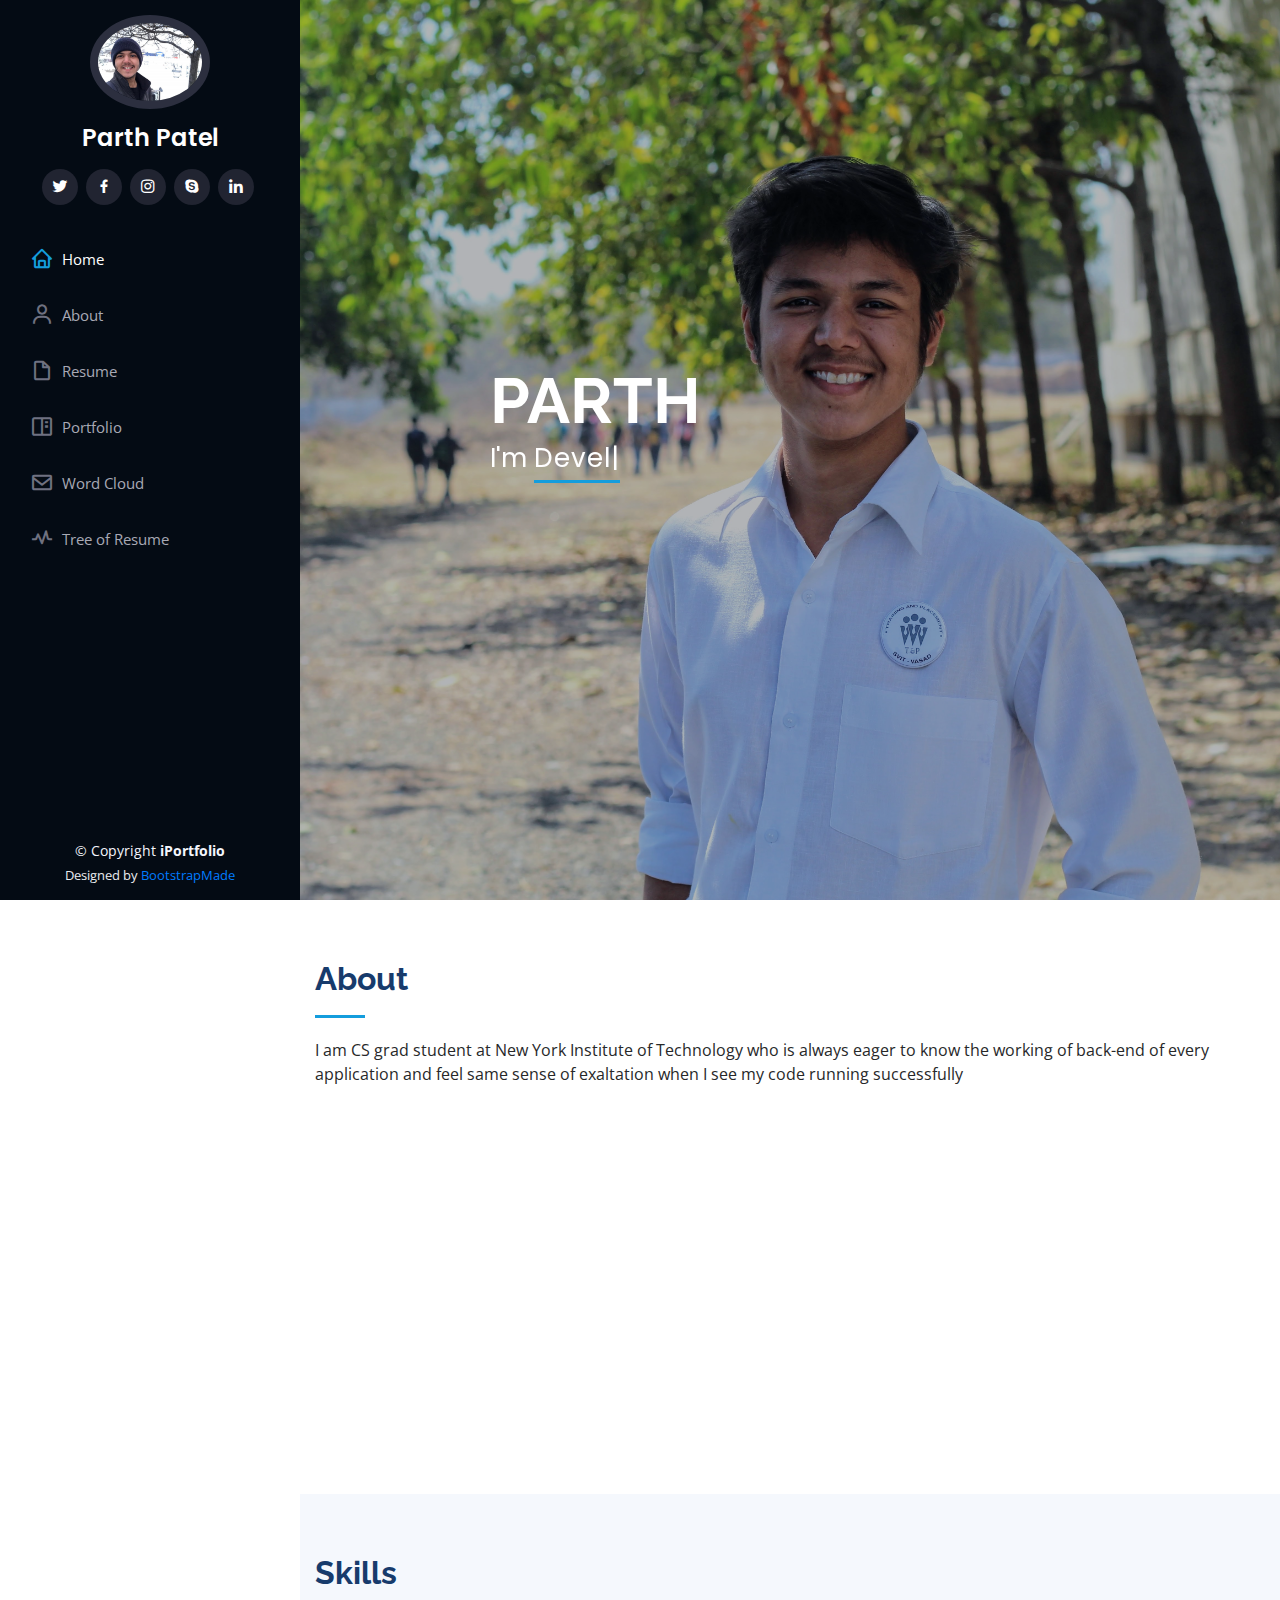
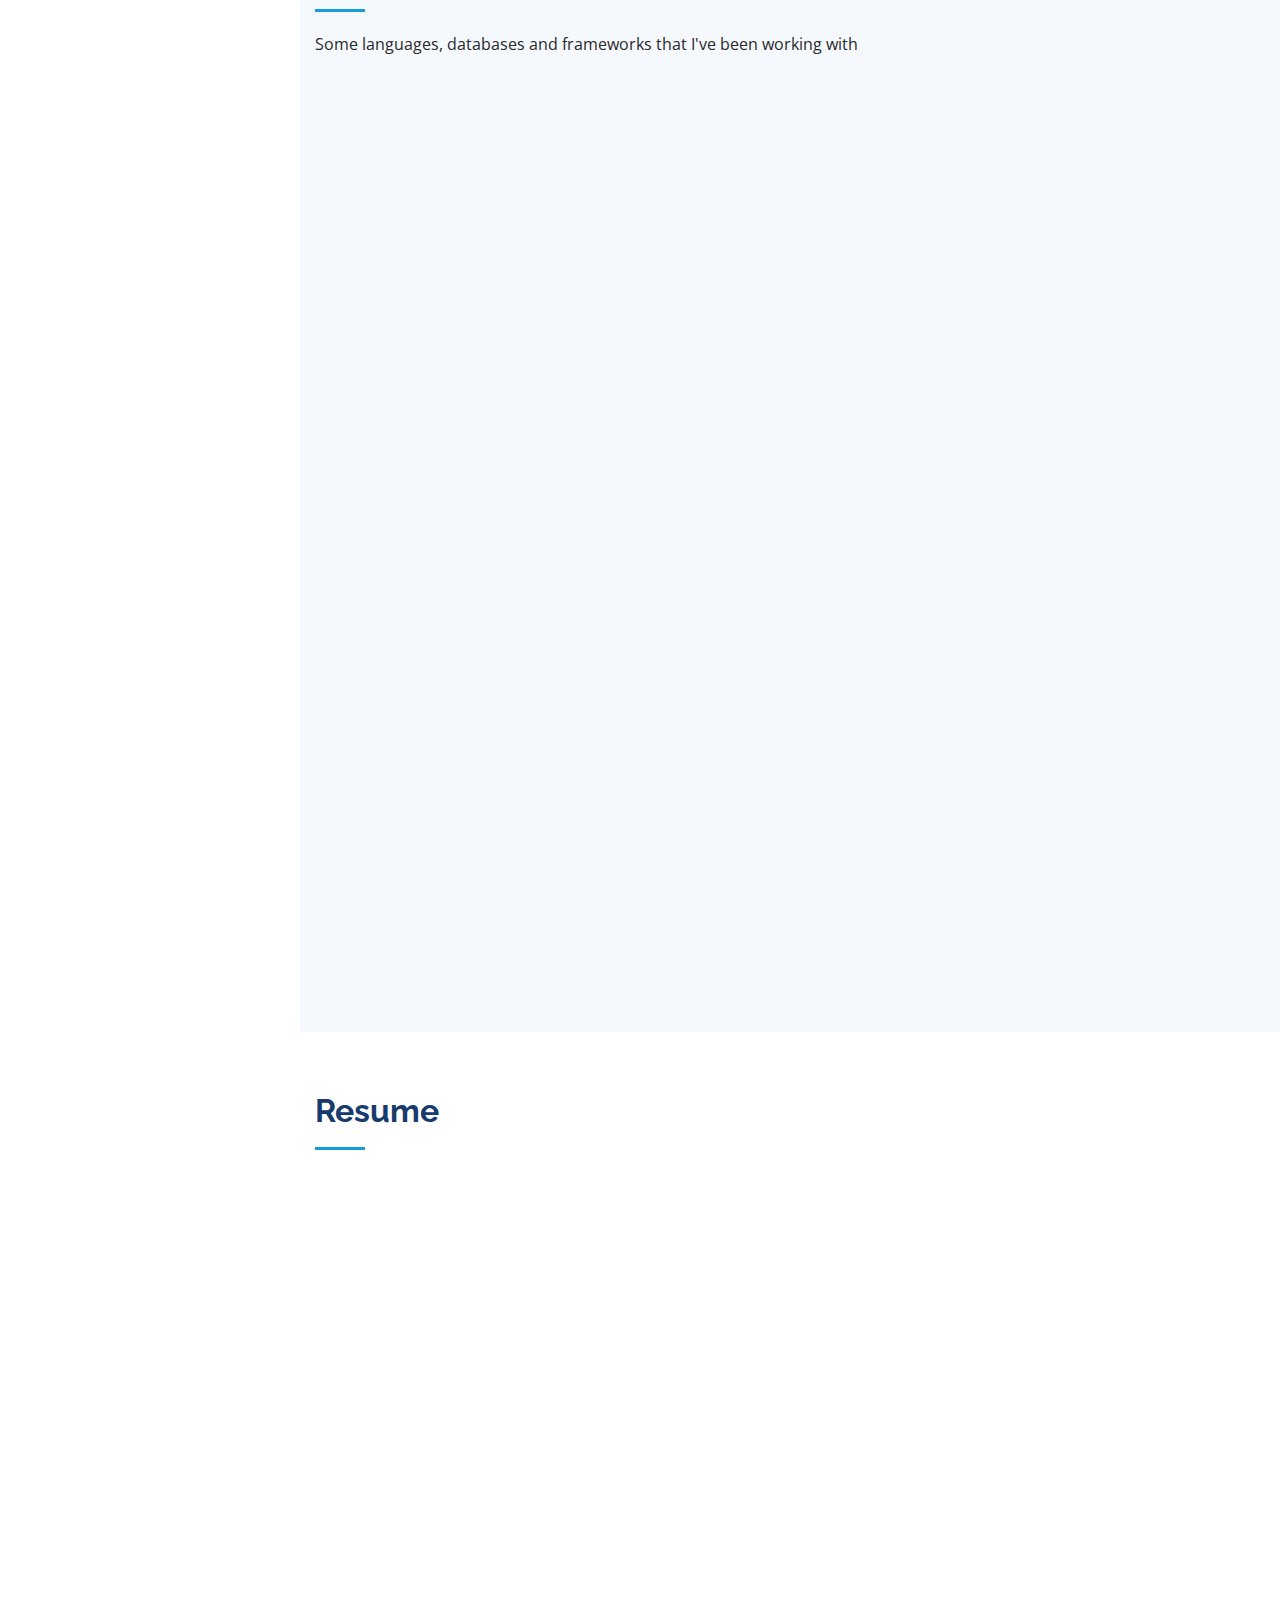
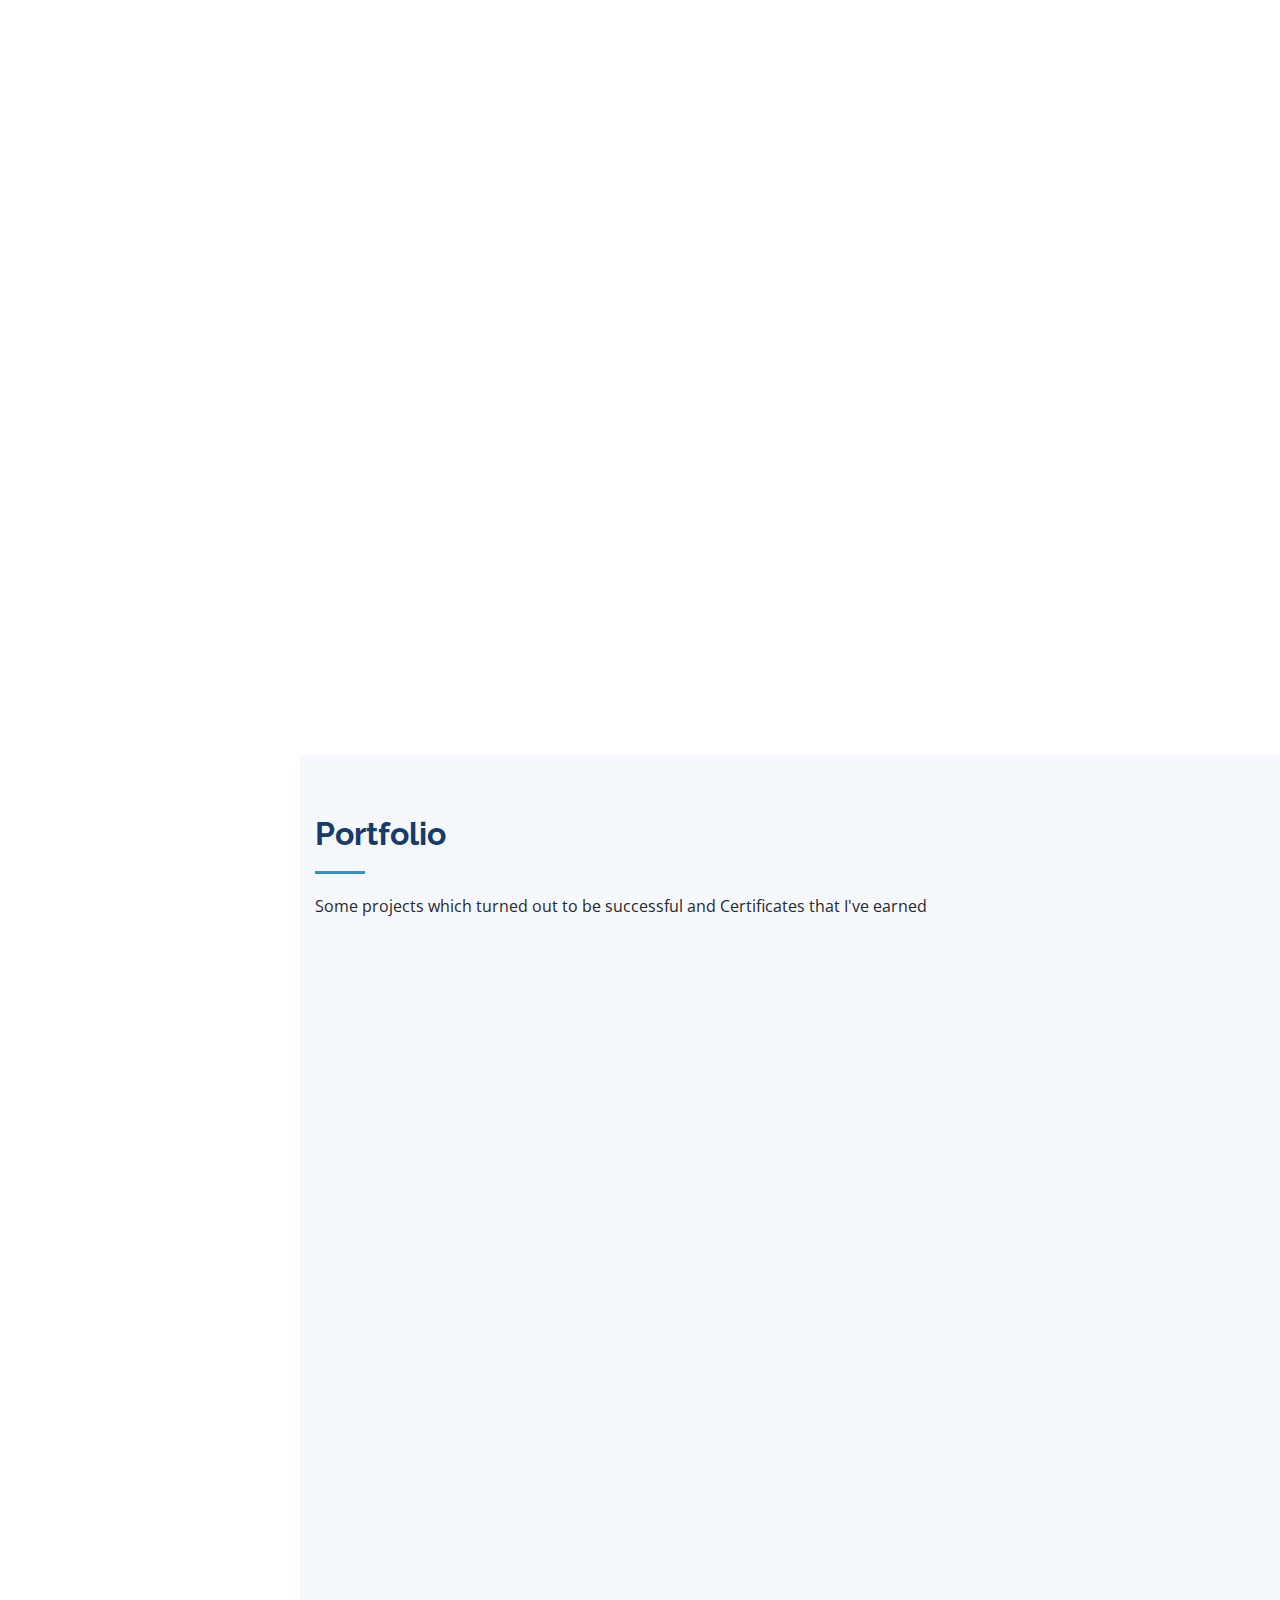
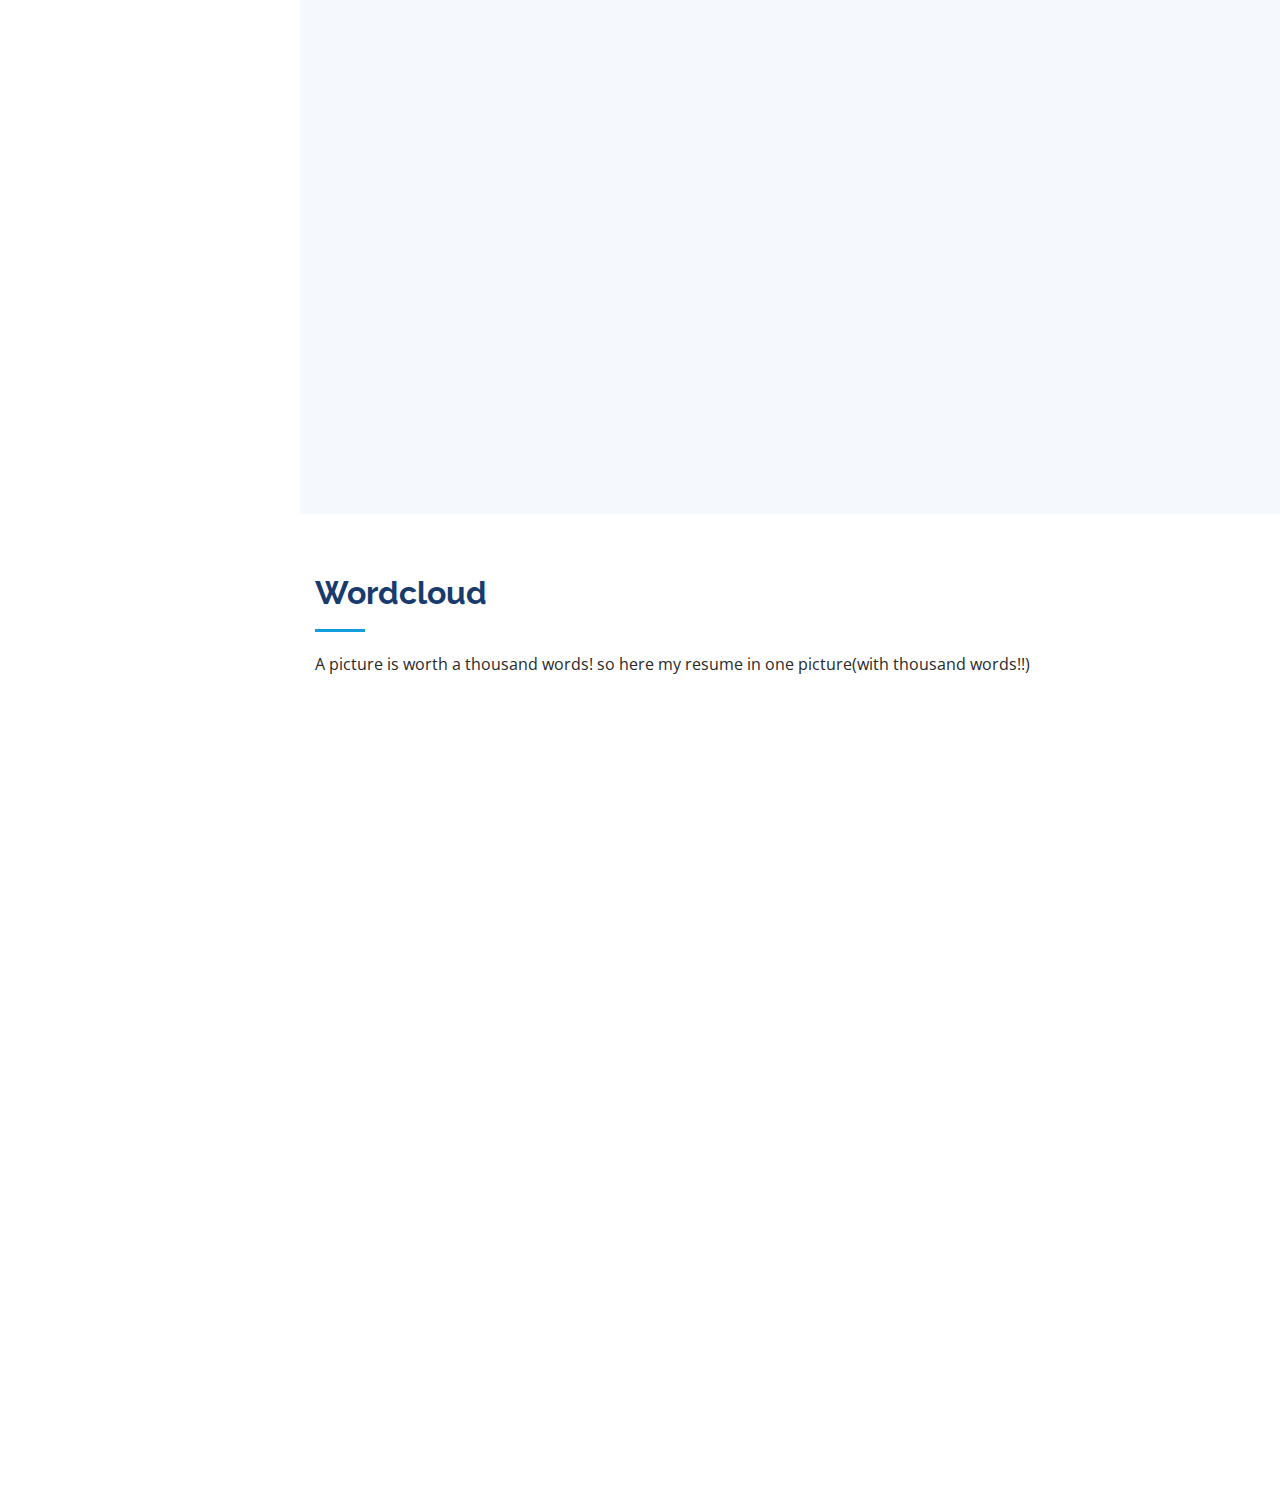
<file: index.html>
<!DOCTYPE html>
<html lang="en">

<head>
  <meta charset="utf-8">
  <meta content="width=device-width, initial-scale=1.0" name="viewport">

  <title>Parth Patel</title>
  <meta content="" name="descriptison">
  <meta content="" name="keywords">

  <!-- Favicons -->
  <link href="assets/img/favicon.png" rel="icon">
  <link href="assets/img/apple-touch-icon.png" rel="apple-touch-icon">

  <!-- Google Fonts -->
  <link href="https://fonts.googleapis.com/css?family=Open+Sans:300,300i,400,400i,600,600i,700,700i|Raleway:300,300i,400,400i,500,500i,600,600i,700,700i|Poppins:300,300i,400,400i,500,500i,600,600i,700,700i" rel="stylesheet">

  <!-- Vendor CSS Files -->
  <link href="assets/vendor/bootstrap/css/bootstrap.min.css" rel="stylesheet">
  <link href="assets/vendor/icofont/icofont.min.css" rel="stylesheet">
  <link href="assets/vendor/boxicons/css/boxicons.min.css" rel="stylesheet">
  <link href="assets/vendor/venobox/venobox.css" rel="stylesheet">
  <link href="assets/vendor/owl.carousel/assets/owl.carousel.min.css" rel="stylesheet">
  <link href="assets/vendor/aos/aos.css" rel="stylesheet">

  <!-- Template Main CSS File -->
  <link href="assets/css/style.css" rel="stylesheet">

  <!-- =======================================================
  * Template Name: iPortfolio - v1.2.1
  * Template URL: https://bootstrapmade.com/iportfolio-bootstrap-portfolio-websites-template/
  * Author: BootstrapMade.com
  * License: https://bootstrapmade.com/license/
  ======================================================== -->
</head>

<body>

  <!-- ======= Mobile nav toggle button ======= -->
  <button type="button" class="mobile-nav-toggle d-xl-none"><i class="icofont-navigation-menu"></i></button>

  <!-- ======= Header ======= -->
  <header id="header">
    <div class="d-flex flex-column">

      <div class="profile">
        <img src="assets/img/dp5.jpg" alt="" class="img-fluid rounded-circle">
        <h1 class="text-light"><a href="index.html">Parth Patel</a></h1>
        <div class="social-links mt-3 text-center">
          <a href="https://twitter.com/ChanpuraRaj" class="twitter"><i class="bx bxl-twitter"></i></a>
          <a href="https://www.facebook.com/raj.chanpura" class="facebook"><i class="bx bxl-facebook"></i></a>
          <a href="https://www.instagram.com/raj_chanpura" class="instagram"><i class="bx bxl-instagram"></i></a>
          <a href="#chanpuraraj" class="google-plus"><i class="bx bxl-skype"></i></a>
          <a href="https://www.linkedin.com/in/rajchanpura" class="linkedin"><i class="bx bxl-linkedin"></i></a>
        </div>
      </div>

      <nav class="nav-menu">
        <ul>
          <li a href="#hero" class="active"><a href="index.html"><i class="bx bx-home"></i> <span>Home</span></a></li>
          <li><a href="#about"><i class="bx bx-user"></i> <span>About</span></a></li>
          <li><a href="#resume"><i class="bx bx-file-blank"></i> <span>Resume</span></a></li>
          <li><a href="#portfolio"><i class="bx bx-book-content"></i> Portfolio</a></li>
		  <li><a href="#services"><i class="bx bx-envelope"></i> Word Cloud</a></li>		  
          <li><a onclick="showOrgView();"><i class="bx bx-pulse"></i>Tree of Resume</a></li>
          

        </ul>
      </nav><!-- .nav-menu -->
      <button type="button" class="mobile-nav-toggle d-xl-none"><i class="icofont-navigation-menu"></i></button>

    </div>
  </header><!-- End Header -->

  <!-- ======= Hero Section ======= -->
  <section id="hero" class="d-flex flex-column justify-content-center align-items-center">
    <div class="hero-container" data-aos="fade-in">
      <h1>PARTH</h1>
      <p>I'm <span class="typed" data-typed-items="Developer, Tech Enthusiast, Programmer"></span></p>
    </div>
  </section><!-- End Hero -->

  <main id="main">

    <!-- ======= About Section ======= -->
    <section id="about" class="about">
      <div class="container">

        <div class="section-title">
          <h2>About</h2>
          <p>I am CS grad student at New York Institute of Technology who is always eager to know the working of back-end of every application and feel same sense of exaltation when 
		  I see my code running successfully</p>
        </div>

        <div class="row">
          <div class="col-lg-4" data-aos="fade-right">
            <img src="assets/img/dp5.jpg" class="img-fluid" alt="">
          </div>
          <div class="col-lg-8 pt-4 pt-lg-0 content" data-aos="fade-left">
            <h3>Software Developer</h3>
            <p class="font-italic">
              Software Developer Intern at Ceridian
            </p>
            <div class="row">
              <div class="col-lg-6">
                <ul>
                  <li><i class="icofont-rounded-right"></i> <strong>Birthday:</strong> 3 Jan 1997</li>
                  <li><i class="icofont-rounded-right"></i> <strong>Website:</strong><a href="https://chanpuraraj.github.io/"> chanpuraraj.github.io</a></li>
                  <li><i class="icofont-rounded-right"></i> <strong>Phone:</strong> +519 995 2317</li>
                </ul>
              </div>
              <div class="col-lg-6">
                <ul>
                  <li><i class="icofont-rounded-right"></i> <strong>Degree:</strong> Master of Applied Computing</li>
                  <li><i class="icofont-rounded-right"></i> <strong>Email:</strong> chanpur@uwindsor.ca</li>
                  <li><i class="icofont-rounded-right"></i> <strong>City:</strong> Toronto, ON</li>
                </ul>
              </div>
            </div>
            <p>
				I am a detail-oriented, responsible, and committed software developer, with a get-it-done, on-time, high-quality product spirit with around one year of experience 
				implementing and delivering applications using Java, C#, .NET MVC, Spring Boot, JPA and REST APIs including microservices. 
            </p>
          </div>
        </div>

      </div>
    </section><!-- End About Section -->

    <!-- ======= Facts Section ======= -->
    <!--<section id="facts" class="facts">
      <div class="container">

        <div class="section-title">
          <h2>Facts</h2>
          <p>Magnam dolores commodi suscipit. Necessitatibus eius consequatur ex aliquid fuga eum quidem. Sit sint consectetur velit. Quisquam quos quisquam cupiditate. Et nemo qui impedit suscipit alias ea. Quia fugiat sit in iste officiis commodi quidem hic quas.</p>
        </div>

        <div class="row no-gutters">

          <div class="col-lg-3 col-md-6 d-md-flex align-items-md-stretch" data-aos="fade-up">
            <div class="count-box">
              <i class="icofont-simple-smile"></i>
              <span data-toggle="counter-up">232</span>
              <p><strong>Happy Clients</strong> consequuntur quae</p>
            </div>
          </div>

          <div class="col-lg-3 col-md-6 d-md-flex align-items-md-stretch" data-aos="fade-up" data-aos-delay="100">
            <div class="count-box">
              <i class="icofont-document-folder"></i>
              <span data-toggle="counter-up">521</span>
              <p><strong>Projects</strong> adipisci atque cum quia aut</p>
            </div>
          </div>

          <div class="col-lg-3 col-md-6 d-md-flex align-items-md-stretch" data-aos="fade-up" data-aos-delay="200">
            <div class="count-box">
              <i class="icofont-live-support"></i>
              <span data-toggle="counter-up">1,463</span>
              <p><strong>Hours Of Support</strong> aut commodi quaerat</p>
            </div>
          </div>

          <div class="col-lg-3 col-md-6 d-md-flex align-items-md-stretch" data-aos="fade-up" data-aos-delay="300">
            <div class="count-box">
              <i class="icofont-users-alt-5"></i>
              <span data-toggle="counter-up">15</span>
              <p><strong>Hard Workers</strong> rerum asperiores dolor</p>
            </div>
          </div>

        </div>

      </div>
    </section>--><!-- End Facts Section -->

    <!-- ======= Skills Section ======= -->
    <section id="skills" class="skills section-bg">
      <div class="container">

        <div class="section-title">
          <h2>Skills</h2>
          <p>Some languages, databases and frameworks that I've been working with</p>
        </div>

        <div class="row skills-content">

          <div class="col-lg-6" data-aos="fade-up">

			<strong class="skill"><b>Languages:</b></strong>
			</br></br>
            <div class="progress">
              <span class="skill">Java <i class="val">90%</i></span>
              <div class="progress-bar-wrap">
                <div class="progress-bar" role="progressbar" aria-valuenow="85" aria-valuemin="0" aria-valuemax="100"></div>
              </div>
            </div>
			
			 <div class="progress">
              <span class="skill">JavaScript <i class="val">85%</i></span>
              <div class="progress-bar-wrap">
                <div class="progress-bar" role="progressbar" aria-valuenow="80" aria-valuemin="0" aria-valuemax="100"></div>
              </div>
            </div>
			<br/>
			<strong class="skill">Frameworks:</strong>
			</br></br>
			<div class="progress">
              <span class="skill">Spring Boot <i class="val">85%</i></span>
              <div class="progress-bar-wrap">
                <div class="progress-bar" role="progressbar" aria-valuenow="90" aria-valuemin="0" aria-valuemax="100"></div>
              </div>
            </div>
			
			<div class="progress">
              <span class="skill">Hibernate <i class="val">80%</i></span>
              <div class="progress-bar-wrap">
                <div class="progress-bar" role="progressbar" aria-valuenow="80" aria-valuemin="0" aria-valuemax="100"></div>
              </div>
            </div>
			
            <div class="progress">
              <span class="skill">jQuery <i class="val">90%</i></span>
              <div class="progress-bar-wrap">
                <div class="progress-bar" role="progressbar" aria-valuenow="90" aria-valuemin="0" aria-valuemax="100"></div>
              </div>
            </div>
			
			<br/>
			<strong class="skill">Databases:</strong>
			</br></br>
			<div class="progress">
              <span class="skill">SQL server <i class="val">90%</i></span>
              <div class="progress-bar-wrap">
                <div class="progress-bar" role="progressbar" aria-valuenow="90" aria-valuemin="0" aria-valuemax="100"></div>
              </div>
            </div>
			
			<br/>
			<strong class="skill">Software Tools:</strong>
			</br></br>
			<div class="progress">
              <span class="skill">Visual Studio <i class="val">95%</i></span>
              <div class="progress-bar-wrap">
                <div class="progress-bar" role="progressbar" aria-valuenow="95" aria-valuemin="0" aria-valuemax="100"></div>
              </div>
            </div>
			
			<div class="progress">
              <span class="skill">VS Code <i class="val">90%</i></span>
              <div class="progress-bar-wrap">
                <div class="progress-bar" role="progressbar" aria-valuenow="90" aria-valuemin="0" aria-valuemax="100"></div>
              </div>
            </div>
			
			<div class="progress">
              <span class="skill">Intellij IDEA <i class="val">70%</i></span>
              <div class="progress-bar-wrap">
                <div class="progress-bar" role="progressbar" aria-valuenow="70" aria-valuemin="0" aria-valuemax="100"></div>
              </div>
            </div>
			
			<br/>
			<strong class="skill">Other technologies</strong>
			</br></br>
			
			<div class="progress">
              <span class="skill">Version controls(GitHub, GitLab) <i class="val">95%</i></span>
              <div class="progress-bar-wrap">
                <div class="progress-bar" role="progressbar" aria-valuenow="95" aria-valuemin="0" aria-valuemax="100"></div>
              </div>
            </div>
			
			<div class="progress">
              <span class="skill">SDLC, Agile Methodology<i class="val">85%</i></span>
              <div class="progress-bar-wrap">
                <div class="progress-bar" role="progressbar" aria-valuenow="85" aria-valuemin="0" aria-valuemax="100"></div>
              </div>
            </div>
			
			
			
			
          </div>

          <div class="col-lg-6" data-aos="fade-up" data-aos-delay="100">

			<strong class="skill"></strong>
			</br></br>
			<div class="progress">
              <span class="skill">C# <i class="val">80%</i></span>
              <div class="progress-bar-wrap">
                <div class="progress-bar" role="progressbar" aria-valuenow="80" aria-valuemin="0" aria-valuemax="100"></div>
              </div>
            </div>
			
			<div class="progress">
              <span class="skill">Python <i class="val">75%</i></span>
              <div class="progress-bar-wrap">
                <div class="progress-bar" role="progressbar" aria-valuenow="75" aria-valuemin="0" aria-valuemax="100"></div>
              </div>
            </div>
			<br/>
			</br></br>
			<div class="progress">
			  <span class="skill">.NET MVC<i class="val">90%</i></span>
			  <div class="progress-bar-wrap">
				<div class="progress-bar" role="progressbar" aria-valuenow="90" aria-valuemin="0" aria-valuemax="100"></div>
			  </div>
			</div>
			
			<div class="progress">
			  <span class="skill">Angular<i class="val">65%</i></span>
			  <div class="progress-bar-wrap">
				<div class="progress-bar" role="progressbar" aria-valuenow="65" aria-valuemin="0" aria-valuemax="100"></div>
			  </div>
			</div>
			
			<div class="progress">
			  <span class="skill">HTML, CSS, Bootstrap<i class="val">95%</i></span>
			  <div class="progress-bar-wrap">
				<div class="progress-bar" role="progressbar" aria-valuenow="95" aria-valuemin="0" aria-valuemax="100"></div>
			  </div>
			</div>
			
			<br/>
			</br></br>
			<div class="progress">
              <span class="skill">MySQL <i class="val">80%</i></span>
              <div class="progress-bar-wrap">
                <div class="progress-bar" role="progressbar" aria-valuenow="80" aria-valuemin="0" aria-valuemax="100"></div>
              </div>
            </div>
			
			<br/>
			<strong class="skill"></strong>
			</br></br>
			
			<div class="progress">
              <span class="skill">Eclipse <i class="val">90%</i></span>
              <div class="progress-bar-wrap">
                <div class="progress-bar" role="progressbar" aria-valuenow="90" aria-valuemin="0" aria-valuemax="100"></div>
              </div>
            </div>
			
			<div class="progress">
              <span class="skill">PyCharm<i class="val">75%</i></span>
              <div class="progress-bar-wrap">
                <div class="progress-bar" role="progressbar" aria-valuenow="75" aria-valuemin="0" aria-valuemax="100"></div>
              </div>
            </div>
			
			<div class="progress">
              <span class="skill">Jupyter <i class="val">70%</i></span>
              <div class="progress-bar-wrap">
                <div class="progress-bar" role="progressbar" aria-valuenow="70" aria-valuemin="0" aria-valuemax="100"></div>
              </div>
            </div>

			<br/>
			</br></br>
			
			<div class="progress">
              <span class="skill">CI/CD tools(Docker, jenkins)<i class="val">85%</i></span>
              <div class="progress-bar-wrap">
                <div class="progress-bar" role="progressbar" aria-valuenow="85" aria-valuemin="0" aria-valuemax="100"></div>
              </div>
            </div>
			
			<div class="progress">
              <span class="skill">Operating Systems(Windows, linux)<i class="val">90%</i></span>
              <div class="progress-bar-wrap">
                <div class="progress-bar" role="progressbar" aria-valuenow="90" aria-valuemin="0" aria-valuemax="100"></div>
              </div>
            </div>
			


          </div>

        </div>

      </div>
    </section><!-- End Skills Section -->

    <!-- ======= Resume Section ======= -->
    <section id="resume" class="resume">
      <div class="container">

        <div class="section-title">
          <h2>Resume</h2>
          <p></p>
        </div>
		

        <div class="row">
          <div class="col-lg-6" data-aos="fade-up">
            <h3 class="resume-title">Summary</h3>
            <div class="resume-item pb-0">
              <h4>Parth Patel</h4>
              <p><em>Innovative and deadline-driven programmer with hands on experience of designing and developing user-centered Software from initial concept to final, polished deliverable.</em></p>
              <ul>
                <li>Significant knowledge and adapt work experience in .NET MVC, Java, Spring Boot, Hibernate and JavaScript</li>
				<li>Well versed with concepts of Algorithm, Design Patterns, Data Structures</li>
				<li>Conceptual clarity in Object-oriented Programming, Database Systems</li>
				<li>Possessing team leadership and interpersonal skills</li>
              </ul>
            </div>

            <h3 class="resume-title">Education</h3>
            <div class="resume-item">
              <h4>Master of Applied Computing</h4>
              <h5>2019 - 2020</h5>
              <p><em>University of Windsor, Windsor, ON</em></p>
			  <p>Spring 2020 Courses:-</p>
			  <ul>
			    <li>Topics in Applied Artificial Intelligence</li>
				<li>Advanced Systems Programming</li>
				<li>Advanced Database Topics</li>
			  </ul>
			  <p> Fall 2019 Courses:-</p>
			  <ul>
				<li>Advanced Computing Concepts</li>
				<li>Database System</li>
				<li>Managing Employees</li>
			  </ul>
            </div>
            <div class="resume-item">
              <h4>Bachelors in Computer Engineering</h4>
              <h5>2014 - 2018</h5>
              <p><em>Sardar Vallabhbhai Patel Institute of Technology, Gujarat, India</em></p>
              <p>Grade: 8.54/ 10.00 CGPA</p>
			  <p></p>
			  <p></p>
            </div>
			<br>
			<div>
				
			</div>
			
          </div>
          <div class="col-lg-6" data-aos="fade-up" data-aos-delay="100">
            <h3 class="resume-title">Professional Experience</h3>
			<div class="resume-item">
              <h4>Software Developer Intern </h4>
              <h5>Sep 2020 - present</h5>
              <p><em>Ceridian, Canada</em></p>
              <ul>
                <li>Debugged, tested and delivered solutions to critical issues using C#, ASP .NET MVC and SQL Server</li>
                <li>Created script to Automate task to recycling application pools deployed on the different servers</li>
                <li>Worked in an Agile framework; reported suggestions, progress and errors in daily scrum meetings</li>
              </ul>
            </div>
            <div class="resume-item">
              <h4>Associate Software Engineer</h4>
              <h5>2018 - 2019</h5>
              <p><em>Navaera Software, Vadodara, GJ, India </em></p>
              <ul>
                <li>Maintenance of object-oriented banking software which are used by more than 130 Canadian Credit Unions and Banks</li>
                <li>Developed code fixes and enhancements for inclusion in future code releases and patches </li>
                <li>Reviewed issues reported by banks, fixed the code and deployed on a production server</li>               
              </ul>
            </div>            
			<h3 class="resume-title">Volunteering Experience</h3>
			<div class="resume-item">
              <h4>Chief Placement Coordinator</h4>
              <h5>July 2017 – May 2018</h5>
              <p><em>Sardar Vallabhbhai Patel Institute of technology, Gujarat, India</em></p>
              <ul>
                <li>Approached different Companies/Firms to conduct recruitment drives/internship drives for student</li>
                <li>Maintained constant coordination between the Companies and the candidates</li>
                <li>Lead team of 50 coordinators team to achieve significant placement number</li>
              </ul>
            </div>
          </div>
        </div>

      </div>
    </section><!-- End Resume Section -->

    <!-- ======= Portfolio Section ======= -->
    <section id="portfolio" class="portfolio section-bg">
      <div class="container">

        <div class="section-title">
          <h2>Portfolio</h2>
          <p>Some projects which turned out to be successful and Certificates that I've earned</p>
        </div>

        <div class="row" data-aos="fade-up">
          <div class="col-lg-12 d-flex justify-content-center">
            <ul id="portfolio-flters">
              <li data-filter="*" class="filter-active">All</li>
              <li data-filter=".filter-app">Projects</li>
              <li data-filter=".filter-card">Certificates</li>
            </ul>
          </div>
        </div>

        <div class="row portfolio-container" data-aos="fade-up" data-aos-delay="100">

          <div class="col-lg-4 col-md-6 portfolio-item filter-app">
            <div class="portfolio-wrap">
              <img src="assets/img/portfolio/proj-1.jpg" class="img-fluid" alt="">
              <div class="portfolio-links">
                <a href="assets/img/portfolio/proj-1.jpg" data-gall="portfolioGallery" class="venobox" title="project 1"><i class="bx bx-plus"></i></a>
                <a href="portfolio-details.html" title="More Details"><i class="bx bx-link"></i></a>
              </div>
            </div>
          </div>


          <div class="col-lg-4 col-md-6 portfolio-item filter-app">
            <div class="portfolio-wrap">
              <img src="assets/img/portfolio/proj-2.jpg" class="img-fluid" alt="">
              <div class="portfolio-links">
                <a href="assets/img/portfolio/proj-2.jpg" data-gall="portfolioGallery" class="venobox" title="project 2"><i class="bx bx-plus"></i></a>
                <a href="search-engine.html" title="More Details"><i class="bx bx-link"></i></a>
              </div>
            </div>
          </div>
		  
		  <div class="col-lg-4 col-md-6 portfolio-item filter-app">
            <div class="portfolio-wrap">
              <img src="assets/img/portfolio/proj-3.jpg" class="img-fluid" alt="">
              <div class="portfolio-links">
                <a href="assets/img/portfolio/proj-3.jpg" data-gall="portfolioGallery" class="venobox" title="Project 3"><i class="bx bx-plus"></i></a>
                <a href="dice-game.html" title="More Details"><i class="bx bx-link"></i></a>
              </div>
            </div>
          </div>

		  <div class="col-lg-4 col-md-6 portfolio-item filter-card">
            <div class="portfolio-wrap">
              <img src="assets/img/portfolio/certi-1.jpg" class="img-fluid" alt="">
              <div class="portfolio-links">
                <a href="assets/img/portfolio/certi-1.jpg" data-gall="portfolioGallery" class="venobox" title="Spring boot"><i class="bx bx-plus"></i></a>
              </div>
            </div>
          </div>


          <div class="col-lg-4 col-md-6 portfolio-item filter-card">
            <div class="portfolio-wrap">
              <img src="assets/img/portfolio/certi-7.jpg" class="img-fluid" alt="">
              <div class="portfolio-links">
                <a href="assets/img/portfolio/certi-7.jpg" data-gall="portfolioGallery" class="venobox" title="Mentor"><i class="bx bx-plus"></i></a>
                
              </div>
            </div>
          </div>

          <div class="col-lg-4 col-md-6 portfolio-item filter-card">
            <div class="portfolio-wrap">
              <img src="assets/img/portfolio/certi-8.jpg" class="img-fluid" alt="">
              <div class="portfolio-links">
                <a href="assets/img/portfolio/certi-8.jpg" data-gall="portfolioGallery" class="venobox" title="JAVA"><i class="bx bx-plus"></i></a>
               
              </div>
            </div>
          </div>
		  
		  <div class="col-lg-4 col-md-6 portfolio-item filter-card">
            <div class="portfolio-wrap">
              <img src="assets/img/portfolio/certi-6.jpg" class="img-fluid" alt="">
              <div class="portfolio-links">
                <a href="assets/img/portfolio/certi-6.jpg" data-gall="portfolioGallery" class="venobox" title="Node js"><i class="bx bx-plus"></i></a>
                
              </div>
            </div>
          </div>
		  
		  
		  <div class="col-lg-4 col-md-6 portfolio-item filter-card">
            <div class="portfolio-wrap">
              <img src="assets/img/portfolio/certi-9.jpg" class="img-fluid" alt="">
              <div class="portfolio-links">
                <a href="assets/img/portfolio/certi-9.jpg" data-gall="portfolioGallery" class="venobox" title="Web Design"><i class="bx bx-plus"></i></a>
                
              </div>
            </div>
          </div>
		  
		  <div class="col-lg-4 col-md-6 portfolio-item filter-card">
            <div class="portfolio-wrap">
              <img src="assets/img/portfolio/certi-2.jpg" class="img-fluid" alt="">
              <div class="portfolio-links">
                <a href="assets/img/portfolio/certi-2.jpg" data-gall="portfolioGallery" class="venobox" title="Mongo DB"><i class="bx bx-plus"></i></a>
               
              </div>
            </div>
          </div>
		  
		   <div class="col-lg-4 col-md-6 portfolio-item filter-card">
            <div class="portfolio-wrap">
              <img src="assets/img/portfolio/certi-3.jpg" class="img-fluid" alt="">
              <div class="portfolio-links">
                <a href="assets/img/portfolio/certi-3.jpg" data-gall="portfolioGallery" class="venobox" title="NoSQL"><i class="bx bx-plus"></i></a>
                
              </div>
            </div>
          </div>
		  
		   <div class="col-lg-4 col-md-6 portfolio-item filter-card">
            <div class="portfolio-wrap">
              <img src="assets/img/portfolio/certi-4.jpg" class="img-fluid" alt="">
              <div class="portfolio-links">
                <a href="assets/img/portfolio/certi-4.jpg" data-gall="portfolioGallery" class="venobox" title="Big Data"><i class="bx bx-plus"></i></a>
                
              </div>
            </div>
          </div>
		  
		   <div class="col-lg-4 col-md-6 portfolio-item filter-card">
            <div class="portfolio-wrap">
              <img src="assets/img/portfolio/certi-5.jpg" class="img-fluid" alt="">
              <div class="portfolio-links">
                <a href="assets/img/portfolio/certi-5.jpg" data-gall="portfolioGallery" class="venobox" title="Hadoop"><i class="bx bx-plus"></i></a>
                
              </div>
            </div>
          </div>


        </div>

      </div>
    </section><!-- End Portfolio Section -->

    <!-- ======= Services Section ======= -->
    <section id="services" class="services">
      <div class="container">

        <div class="section-title">
          <h2>Wordcloud</h2>
          <p>A picture is worth a thousand words! so here my resume in one picture(with thousand words!!)</p>
        </div>

		<div class="row">
		  <div class="col-lg-10" data-aos="fade-right">
            <img src="assets/img/Word Art.jpeg" class="img-fluid" alt="">
          </div>
		</div>
        <!--<div class="row">
          <div class="col-lg-4 col-md-6 icon-box" data-aos="fade-up">
            <div class="icon"><i class="icofont-computer"></i></div>
            <h4 class="title"><a href="">Lorem Ipsum</a></h4>
            <p class="description">Voluptatum deleniti atque corrupti quos dolores et quas molestias excepturi sint occaecati cupiditate non provident</p>
          </div>
          <div class="col-lg-4 col-md-6 icon-box" data-aos="fade-up" data-aos-delay="100">
            <div class="icon"><i class="icofont-chart-bar-graph"></i></div>
            <h4 class="title"><a href="">Dolor Sitema</a></h4>
            <p class="description">Minim veniam, quis nostrud exercitation ullamco laboris nisi ut aliquip ex ea commodo consequat tarad limino ata</p>
          </div>
          <div class="col-lg-4 col-md-6 icon-box" data-aos="fade-up" data-aos-delay="200">
            <div class="icon"><i class="icofont-earth"></i></div>
            <h4 class="title"><a href="">Sed ut perspiciatis</a></h4>
            <p class="description">Duis aute irure dolor in reprehenderit in voluptate velit esse cillum dolore eu fugiat nulla pariatur</p>
          </div>
          <div class="col-lg-4 col-md-6 icon-box" data-aos="fade-up" data-aos-delay="300">
            <div class="icon"><i class="icofont-image"></i></div>
            <h4 class="title"><a href="">Magni Dolores</a></h4>
            <p class="description">Excepteur sint occaecat cupidatat non proident, sunt in culpa qui officia deserunt mollit anim id est laborum</p>
          </div>
          <div class="col-lg-4 col-md-6 icon-box" data-aos="fade-up" data-aos-delay="400">
            <div class="icon"><i class="icofont-settings"></i></div>
            <h4 class="title"><a href="">Nemo Enim</a></h4>
            <p class="description">At vero eos et accusamus et iusto odio dignissimos ducimus qui blanditiis praesentium voluptatum deleniti atque</p>
          </div>
          <div class="col-lg-4 col-md-6 icon-box" data-aos="fade-up" data-aos-delay="500">
            <div class="icon"><i class="icofont-tasks-alt"></i></div>
            <h4 class="title"><a href="">Eiusmod Tempor</a></h4>
            <p class="description">Et harum quidem rerum facilis est et expedita distinctio. Nam libero tempore, cum soluta nobis est eligendi</p>
          </div>
        </div> -->

      </div>
    </section><!-- End Services Section -->

    <!-- ======= Testimonials Section ======= -->
    <!--<section id="testimonials" class="testimonials section-bg">
      <div class="container">

        <div class="section-title">
          <h2>Testimonials</h2>
          <p>Magnam dolores commodi suscipit. Necessitatibus eius consequatur ex aliquid fuga eum quidem. Sit sint consectetur velit. Quisquam quos quisquam cupiditate. Et nemo qui impedit suscipit alias ea. Quia fugiat sit in iste officiis commodi quidem hic quas.</p>
        </div>

        <div class="owl-carousel testimonials-carousel">

          <div class="testimonial-item" data-aos="fade-up">
            <p>
              <i class="bx bxs-quote-alt-left quote-icon-left"></i>
              Proin iaculis purus consequat sem cure digni ssim donec porttitora entum suscipit rhoncus. Accusantium quam, ultricies eget id, aliquam eget nibh et. Maecen aliquam, risus at semper.
              <i class="bx bxs-quote-alt-right quote-icon-right"></i>
            </p>
            <img src="assets/img/testimonials/testimonials-1.jpg" class="testimonial-img" alt="">
            <h3>Saul Goodman</h3>
            <h4>Ceo &amp; Founder</h4>
          </div>

          <div class="testimonial-item" data-aos="fade-up" data-aos-delay="100">
            <p>
              <i class="bx bxs-quote-alt-left quote-icon-left"></i>
              Export tempor illum tamen malis malis eram quae irure esse labore quem cillum quid cillum eram malis quorum velit fore eram velit sunt aliqua noster fugiat irure amet legam anim culpa.
              <i class="bx bxs-quote-alt-right quote-icon-right"></i>
            </p>
            <img src="assets/img/testimonials/testimonials-2.jpg" class="testimonial-img" alt="">
            <h3>Sara Wilsson</h3>
            <h4>Designer</h4>
          </div>

          <div class="testimonial-item" data-aos="fade-up" data-aos-delay="200">
            <p>
              <i class="bx bxs-quote-alt-left quote-icon-left"></i>
              Enim nisi quem export duis labore cillum quae magna enim sint quorum nulla quem veniam duis minim tempor labore quem eram duis noster aute amet eram fore quis sint minim.
              <i class="bx bxs-quote-alt-right quote-icon-right"></i>
            </p>
            <img src="assets/img/testimonials/testimonials-3.jpg" class="testimonial-img" alt="">
            <h3>Jena Karlis</h3>
            <h4>Store Owner</h4>
          </div>

          <div class="testimonial-item" data-aos="fade-up" data-aos-delay="300">
            <p>
              <i class="bx bxs-quote-alt-left quote-icon-left"></i>
              Fugiat enim eram quae cillum dolore dolor amet nulla culpa multos export minim fugiat minim velit minim dolor enim duis veniam ipsum anim magna sunt elit fore quem dolore labore illum veniam.
              <i class="bx bxs-quote-alt-right quote-icon-right"></i>
            </p>
            <img src="assets/img/testimonials/testimonials-4.jpg" class="testimonial-img" alt="">
            <h3>Matt Brandon</h3>
            <h4>Freelancer</h4>
          </div>

          <div class="testimonial-item" data-aos="fade-up" data-aos-delay="400">
            <p>
              <i class="bx bxs-quote-alt-left quote-icon-left"></i>
              Quis quorum aliqua sint quem legam fore sunt eram irure aliqua veniam tempor noster veniam enim culpa labore duis sunt culpa nulla illum cillum fugiat legam esse veniam culpa fore nisi cillum quid.
              <i class="bx bxs-quote-alt-right quote-icon-right"></i>
            </p>
            <img src="assets/img/testimonials/testimonials-5.jpg" class="testimonial-img" alt="">
            <h3>John Larson</h3>
            <h4>Entrepreneur</h4>
          </div>

        </div>

      </div>
    </section> --><!-- End Testimonials Section -->

    <!-- ======= Contact Section ======= -->
    <section id="contact" class="contact">
      <div class="container">
	
		<!--
        <div class="section-title">
          <h2>Contact</h2>
          <h3>Always welcome to be my guest !!</h3>
        </div> -->

        <div class="row" data-aos="fade-in">

          <!--<div class="col-lg-5 d-flex align-items-stretch">
            <div class="info">
			<h1> Good time to talk</h1>
			<iframe src="http://free.timeanddate.com/clock/i7a06f31/n1206/szw210/szh210/hbw0/hfc000/cf100/hgr0/fav0/fiv0/mqcfff/mql15/mqw4/mqd94/mhcfff/mhl15/mhw4/mhd94/mmv0/hhcbbb/hmcddd/hsceee" frameborder="0" width="210" height="210"></iframe>

              <div class="address">
                <i class="icofont-google-map"></i>
                <h4>Location:</h4>
                <p>1-547 Partington Ave, Windsor, ON N9B2N4</p>
              </div>

              <div class="email">
                <i class="icofont-envelope"></i>
                <h4>Email:</h4>
                <p>chanpuraraj@gmail.com</p>
              </div>

              <div class="phone">
                <i class="icofont-phone"></i>
                <h4>Call:</h4>
                <p>+1 519 995 2317</p>
              </div>

              <iframe src="https://www.google.com/maps/embed?pb=!1m14!1m8!1m3!1d12097.433213460943!2d-74.0062269!3d40.7101282!3m2!1i1024!2i768!4f13.1!3m3!1m2!1s0x0%3A0xb89d1fe6bc499443!2sDowntown+Conference+Center!5e0!3m2!1smk!2sbg!4v1539943755621" frameborder="0" style="border:0; width: 100%; height: 290px;" allowfullscreen></iframe>
            </div>

          </div>-->
		<!--
          <div class="col-lg-9 mt-5 mt-lg-0 d-flex align-items-stretch">
            <form action="forms/contact.php" method="post" role="form" class="php-email-form">
              <div class="form-row">
                <div class="form-group col-md-6">
                  <label for="name">Your Name</label>
                  <input type="text" name="name" class="form-control" id="name" data-rule="minlen:4" data-msg="Please enter at least 4 chars" />
                  <div class="validate"></div>
                </div>
                <div class="form-group col-md-6">
                  <label for="name">Your Email</label>
                  <input type="email" class="form-control" name="email" id="email" data-rule="email" data-msg="Please enter a valid email" />
                  <div class="validate"></div>
                </div>
              </div>
              <div class="form-group">
                <label for="name">Subject</label>
                <input type="text" class="form-control" name="subject" id="subject" data-rule="minlen:4" data-msg="Please enter at least 8 chars of subject" />
                <div class="validate"></div>
              </div>
              <div class="form-group">
                <label for="name">Message</label>
                <textarea class="form-control" name="message" rows="10" data-rule="required" data-msg="Please write something for us"></textarea>
                <div class="validate"></div>
              </div>
              <div class="mb-3">
                <div class="loading">Loading</div>
                <div class="error-message"></div>
                <div class="sent-message">Your message has been sent. Thank you!</div>
              </div>
              <div class="text-center"><button type="submit">Send Message</button></div>
            </form>
          </div>  -->

        </div>

      </div>
    </section><!-- End Contact Section -->
	
	<div class="modal fade" id="orgTreeModal" tabindex="-1" role="dialog" aria-labelledby="orgTreeModalTitle" aria-hidden="true">
        <div class="modal-dialog modal-dialog-scrollable modal-xl" role="document" >
            <div class="modal-content">
                <div class="modal-header">
                    <h5 class="modal-title" id="orgTreeModalTitle">Hierarchical View</h5>
                    <button type="button" class="close" data-dismiss="modal" aria-label="Close">
                        <span aria-hidden="true">&times;</span>
                    </button>
                </div>
                <div class="modal-body">
                    <div class="row">
                        <div class="col">
                            <div class="card">                                
                                <div class="card-body">
									<div class="alert alert-secondary " role="alert" id="NoteForOrg" style="display:none">
										<button type="button" class="close alert-dismissible" onclick="resetNote()" aria-label="Close">
											<span aria-hidden="true">&times;</span>
										</button>
										<div id="clickNoteOrg"></div>
									</div>
                                    <div class="card-body panel-refresh">
                                        <div id="treeView" style="min-height:800px"></div>
                                    </div>
                                </div>
                            </div>
                        </div>
                    </div>                  
                </div>
            </div>
        </div>
    </div>

  </main><!-- End #main -->

  <!-- ======= Footer ======= -->
  <footer id="footer">
    <div class="container">
      <div class="copyright">
        &copy; Copyright <strong><span>iPortfolio</span></strong>
      </div>
      <div class="credits">
        <!-- All the links in the footer should remain intact. -->
        <!-- You can delete the links only if you purchased the pro version. -->
        <!-- Licensing information: https://bootstrapmade.com/license/ -->
        <!-- Purchase the pro version with working PHP/AJAX contact form: https://bootstrapmade.com/iportfolio-bootstrap-portfolio-websites-template/ -->
        Designed by <a href="https://bootstrapmade.com/">BootstrapMade</a>
      </div>
    </div>
  </footer><!-- End  Footer -->

  <a href="#" class="back-to-top"><i class="icofont-simple-up"></i></a>

  <!-- Vendor JS Files -->
  <script src="assets/vendor/jquery/jquery.min.js"></script>
  <script src="assets/vendor/bootstrap/js/bootstrap.bundle.min.js"></script>
  <script src="assets/vendor/jquery.easing/jquery.easing.min.js"></script>
  <script src="assets/vendor/php-email-form/validate.js"></script>
  <script src="assets/vendor/waypoints/jquery.waypoints.min.js"></script>
  <script src="assets/vendor/counterup/counterup.min.js"></script>
  <script src="assets/vendor/isotope-layout/isotope.pkgd.min.js"></script>
  <script src="assets/vendor/venobox/venobox.min.js"></script>
  <script src="assets/vendor/owl.carousel/owl.carousel.min.js"></script>
  <script src="assets/vendor/typed.js/typed.min.js"></script>
  <script src="assets/vendor/aos/aos.js"></script>
  <script src="assets/vendor/echarts/echarts.min.js"></script>

  <!-- Template Main JS File -->
  <script src="assets/js/main.js"></script>
  
  <script>
   function showOrgView(){
   debugger;
		$('#orgTreeModal').modal('show');
		$('#NoteForOrg').show();
		$('#clickNoteOrg').html('Click on each dot of tree to know more about me');
		setTimeout(function(){
			drawOrgTree();
		}, 300)
   }
   
	function resetNote(){
		$('#NoteForOrg').hide();
	}
   

   var treeData = {
	"name":"Parth Patel",
	"children":[
		{
			"name": "Technical skills",
			"children" : [
				{
					"name":"Languages",
					"children":[
						{"name":"C#"},
						{"name":"Java"},
						{"name":"Python"},
						{"name":"C++"}
					]	
				},
				{
					"name":"Frameworks",
					"children":[
						{"name":"ASP.NET"},
						{"name":"Spring Boot"},
						{"name":"Django"},
						{"name":"Spring MVC"}
					]
				},
				{
					"name":"Databases",
					"children":[
						{"name":"SQL Server"},
						{"name":"MySQL"},
						{"name":"MongoDB"}
					]
				},
				{
					"name":"Web Technologies",
					"children":[
						{"name":"HTML5"},
						{"name":"JavaScript"},
						{"name":"CSS3"},
						{"name":"jQuery"},
						{"name":"Bootstrap"}
					]
				},
				{
					"name":"Software Tools",
					"children":[
						{"name":"Visual Studio"},
						{"name":"Eclipse"},
						{"name":"PyCharm"},
						{"name":"VS Code"},
						{"name":"Jupyter"},
						{"name":"Intellij IDEA"}
					]
				},
				{
					"name":"Operating Systems",
					"children":[
						{"name":"Windows"},
						{"name":"Linux"},
						{"name":"MacOS"}
					]
				},
				{
					"name":"Version Control",
					"children":[
						{"name":"GitHub"},
						{"name":"GitLab"},
						{"name":"Bitbucket"}
					]
				},
				{
					"name":"Other Systems",
					"children":[
						{"name":"Jenkins"},
						{"name":"Docker"},
						{"name":"Appdynamics"},
						{"name":"Azure"},
						{"name":"jUnit"}
					]
				}
			]
		},
		{
			"name":"Education",
			"children" : [
				{
					"name":"Bachelors in Computer Engineering",
					"children":[
						{"name":"SVIT, India(Aug 2014-May 2018)"}
					]
				},
				{
					"name":"Master in Applied Computing",
					"children":[
						{"name":"University of Windsor, ON(Sep 2019-Dec 2020)"}
					]
				}
				
			]
		},
		{
			"name":"Experience",
			"children" : [
				{
					"name":"Ceridian, Canada",
					"children":[
						{
							"name":"Software Developer Co-op Intern(Sep 2020-Present)",
							"children":[
								{
									"name":"Technical Stack",
									"children" : [
										{"name":"C#"},
										{"name":"ASP .NET"},
										{"name":"JavaScript"},
										{"name":"MS SQL"}				
									]
								}
							]
						}
					]
				},
				{
					"name":"Navaera Software",
					"children":[
						{
							"name":"Associate Software Developer",
							"children":[
								{
									"name":"Technical Stack",
									"children" : [
										{"name":"Java"},
										{"name":"Spring Boot"},
										{"name":"Hibernate"},
										{"name":"JPA"},
										{"name":"JavaScript"}
									]
								}
							]
						}
					]
				}
				
				
			]			
		},
		{
			"name":"Project",
			"children" : [
				{
					"name":"Insure",
					"children":[
						{
							"name":"Used technology",
							"children" : [
								{"name":"MVC .NET"},
								{"name":"MS SQL"},
								{"name":"jQuery"},
								{"name":"JavaScript"},
								{"name":"GitHub"}
							]
						}
					]
				},
				{
					"name":"ELibrary",
					"children":[
						{
							"name":"Used technology",
							"children" : [
								{"name":"Java"},
								{"name":"React"},
								{"name":"SpringBoot"},
								{"name":"Maven"},
								{"name":"Bootstrap"},
								{"name":"MySQL"}
							]
						}
					]
				},
				{
					"name":"SaveNotes",
					"children":[
						{
							"name":"Used technology",
							"children" : [
								{"name":"Angular"},
								{"name":"HTML"},
								{"name":"SpringBoot"},
								{"name":"CSS"},
								{"name":"H2Database"}
							]
						}
					]
				},
				{
					"name":"Web Search Engine",
					"children":[
						{
							"name":"Used technology",
							"children" : [
								{"name":"Python"},
								{"name":"HTML"},
								{"name":"Jsoup"},
								{"name":"Eclipse"}
							]
						}
					]
				},
				{
					"name":"DiceGame",
					"children":[
						{
							"name":"Used technology",
							"children" : [
								{"name":"C"},
								{"name":"Multithreading"},
								{"name":"Socket concepts"}
							]
						}
					]
				}
			]
			
		},	
		{
			"name":"Extra-curricular",
			"children":[
				{"name":"Mentor at Winhacks"},
				{"name":"Attended GDG"},
				{"name":"Involved in FoodBank"}				
			]
		},
		{
			"name":"Contact Me",
			"children":[
				{"name":"chanpuraraj@gmail.com"},
				{"name":"+1 519-995-2317"}			
			]
		}
	]

}




	

   var _treeCharts;
   function drawOrgTree()
   {
		if (typeof _treeCharts !== 'undefined') {
        _treeCharts.dispose();
		}
		
		var binding = 'treeView';
		_treeCharts = echarts.init(document.getElementById(binding));

		treeData.children.forEach(function (datum, index) {
				index % 1 === 0 && (datum.collapsed = true);
			});

		_treeCharts.setOption(option = {
                tooltip: {
                    trigger: 'item',
                    triggerOn: 'mousemove'
                },
                series: [
                    {
                        type: 'tree',
                        data: [treeData],
                        left: '2%',
                        right: '2%',
                        top: '15%',
                        bottom: '20%',

                        symbol: 'emptyCircle',

                        orient: 'vertical',

                        expandAndCollapse: true,


                        label: {
                            position: 'top',
                            rotate: 0,
                            verticalAlign: 'middle',
                            align: 'right',
                            fontSize: 12
                        },

                        leaves: {
                            label: {
                                position: 'bottom',
                                rotate: -90,
                                verticalAlign: 'middle',
                                align: 'left'
                            }
                        },
                        dataZoom: [
                            {
                                type: 'inside'
                            }
                        ],
                        animationDurationUpdate: 750
                    }
                ]
            });
		
   }
  </script>

</body>

</html>
</file>
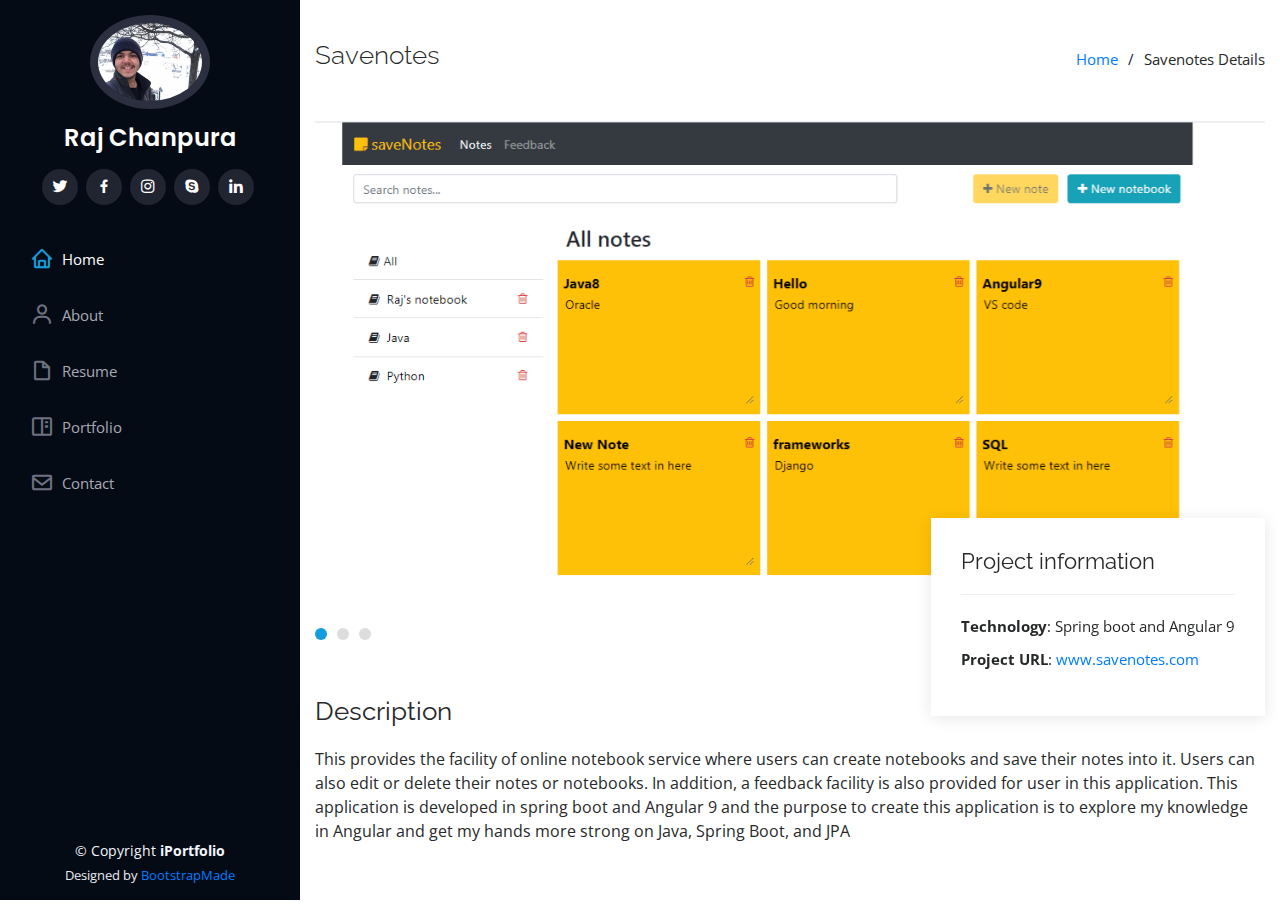
<file: portfolio-details.html>
<!DOCTYPE html>
<html lang="en">

<head>
  <meta charset="utf-8">
  <meta content="width=device-width, initial-scale=1.0" name="viewport">

  <title>Portfolio Details - iPortfolio Bootstrap Template</title>
  <meta content="" name="descriptison">
  <meta content="" name="keywords">

  <!-- Favicons -->
  <link href="assets/img/favicon.png" rel="icon">
  <link href="assets/img/apple-touch-icon.png" rel="apple-touch-icon">

  <!-- Google Fonts -->
  <link href="https://fonts.googleapis.com/css?family=Open+Sans:300,300i,400,400i,600,600i,700,700i|Raleway:300,300i,400,400i,500,500i,600,600i,700,700i|Poppins:300,300i,400,400i,500,500i,600,600i,700,700i" rel="stylesheet">

  <!-- Vendor CSS Files -->
  <link href="assets/vendor/bootstrap/css/bootstrap.min.css" rel="stylesheet">
  <link href="assets/vendor/icofont/icofont.min.css" rel="stylesheet">
  <link href="assets/vendor/boxicons/css/boxicons.min.css" rel="stylesheet">
  <link href="assets/vendor/venobox/venobox.css" rel="stylesheet">
  <link href="assets/vendor/owl.carousel/assets/owl.carousel.min.css" rel="stylesheet">
  <link href="assets/vendor/aos/aos.css" rel="stylesheet">

  <!-- Template Main CSS File -->
  <link href="assets/css/style.css" rel="stylesheet">

  <!-- =======================================================
  * Template Name: iPortfolio - v1.2.1
  * Template URL: https://bootstrapmade.com/iportfolio-bootstrap-portfolio-websites-template/
  * Author: BootstrapMade.com
  * License: https://bootstrapmade.com/license/
  ======================================================== -->
</head>

<body>

  <!-- ======= Mobile nav toggle button ======= -->
  <button type="button" class="mobile-nav-toggle d-xl-none"><i class="icofont-navigation-menu"></i></button>

  <!-- ======= Header ======= -->
  <header id="header">
    <div class="d-flex flex-column">

      <div class="profile">
        <img src="assets/img/dp5.jpg" alt="" class="img-fluid rounded-circle">
        <h1 class="text-light"><a href="index.html">Raj Chanpura</a></h1>
        <div class="social-links mt-3 text-center">
          <a href="#" class="twitter"><i class="bx bxl-twitter"></i></a>
          <a href="#" class="facebook"><i class="bx bxl-facebook"></i></a>
          <a href="#" class="instagram"><i class="bx bxl-instagram"></i></a>
          <a href="#" class="google-plus"><i class="bx bxl-skype"></i></a>
          <a href="#" class="linkedin"><i class="bx bxl-linkedin"></i></a>
        </div>
      </div>

      <nav class="nav-menu">
        <ul>
          <li class="active"><a href="index.html"><i class="bx bx-home"></i> <span>Home</span></a></li>
          <li><a href="index.html#about"><i class="bx bx-user"></i> <span>About</span></a></li>
          <li><a href="index.html#resume"><i class="bx bx-file-blank"></i> <span>Resume</span></a></li>
          <li><a href="index.html#portfolio"><i class="bx bx-book-content"></i> Portfolio</a></li>
          <li><a href="index.html#contact"><i class="bx bx-envelope"></i> Contact</a></li>
		  <li><a href="#services"><i ></i> </a></li>

        </ul>
      </nav><!-- .nav-menu -->
      <button type="button" class="mobile-nav-toggle d-xl-none"><i class="icofont-navigation-menu"></i></button>

    </div>
  </header><!-- End Header -->

  <main id="main">

    <!-- ======= Breadcrumbs ======= -->
    <section id="breadcrumbs" class="breadcrumbs">
      <div class="container">

        <div class="d-flex justify-content-between align-items-center">
          <h2>Savenotes</h2>
          <ol>
            <li><a href="index.html">Home</a></li>
            <li>Savenotes Details</li>
          </ol>
        </div>

      </div>
    </section><!-- End Breadcrumbs -->

    <!-- ======= Portfolio Details Section ======= -->
    <section id="portfolio-details" class="portfolio-details">
      <div class="container">

        <div class="portfolio-details-container">

          <div class="owl-carousel portfolio-details-carousel">
            <img src="assets/img/portfolio/savenotes-1.PNG" class="img-fluid" alt="">
            <img src="assets/img/portfolio/savenotes-2.PNG" class="img-fluid" alt="">
            <img src="assets/img/portfolio/savenotes-3.PNG" class="img-fluid" alt="">
          </div>

          <div class="portfolio-info">
            <h3>Project information</h3>
            <ul>
              <li><strong>Technology</strong>: Spring boot and Angular 9</li>
              <!--<li><strong>Client</strong>: ASU Company</li>-->
              <!--<li><strong>Project date</strong>: 01 March, 2020</li>-->
              <li><strong>Project URL</strong>: <a href="https://github.com/chanpuraraj/SaveNote-ng-app">www.savenotes.com</a></li>
            </ul>
          </div>

        </div>

        <div class="portfolio-description">
          <h2>Description</h2>
          <p>
			This provides the facility of online notebook service where users can create notebooks and save their notes into it. Users can also edit or delete their notes or 
			notebooks. In addition, a feedback facility is also provided for user in this application. This application is developed in spring boot and Angular 9 and the purpose to create
			this application is to explore my knowledge in Angular and get my hands more strong on Java, Spring Boot, and JPA  
		  </p>
        </div>

      </div>
    </section><!-- End Portfolio Details Section -->

  </main><!-- End #main -->

  <!-- ======= Footer ======= -->
  <footer id="footer">
    <div class="container">
      <div class="copyright">
        &copy; Copyright <strong><span>iPortfolio</span></strong>
      </div>
      <div class="credits">
        <!-- All the links in the footer should remain intact. -->
        <!-- You can delete the links only if you purchased the pro version. -->
        <!-- Licensing information: https://bootstrapmade.com/license/ -->
        <!-- Purchase the pro version with working PHP/AJAX contact form: https://bootstrapmade.com/iportfolio-bootstrap-portfolio-websites-template/ -->
        Designed by <a href="https://bootstrapmade.com/">BootstrapMade</a>
      </div>
    </div>
  </footer><!-- End  Footer -->

  <a href="#" class="back-to-top"><i class="icofont-simple-up"></i></a>

  <!-- Vendor JS Files -->
  <script src="assets/vendor/jquery/jquery.min.js"></script>
  <script src="assets/vendor/bootstrap/js/bootstrap.bundle.min.js"></script>
  <script src="assets/vendor/jquery.easing/jquery.easing.min.js"></script>
  <script src="assets/vendor/php-email-form/validate.js"></script>
  <script src="assets/vendor/waypoints/jquery.waypoints.min.js"></script>
  <script src="assets/vendor/counterup/counterup.min.js"></script>
  <script src="assets/vendor/isotope-layout/isotope.pkgd.min.js"></script>
  <script src="assets/vendor/venobox/venobox.min.js"></script>
  <script src="assets/vendor/owl.carousel/owl.carousel.min.js"></script>
  <script src="assets/vendor/typed.js/typed.min.js"></script>
  <script src="assets/vendor/aos/aos.js"></script>

  <!-- Template Main JS File -->
  <script src="assets/js/main.js"></script>

</body>

</html>
</file>
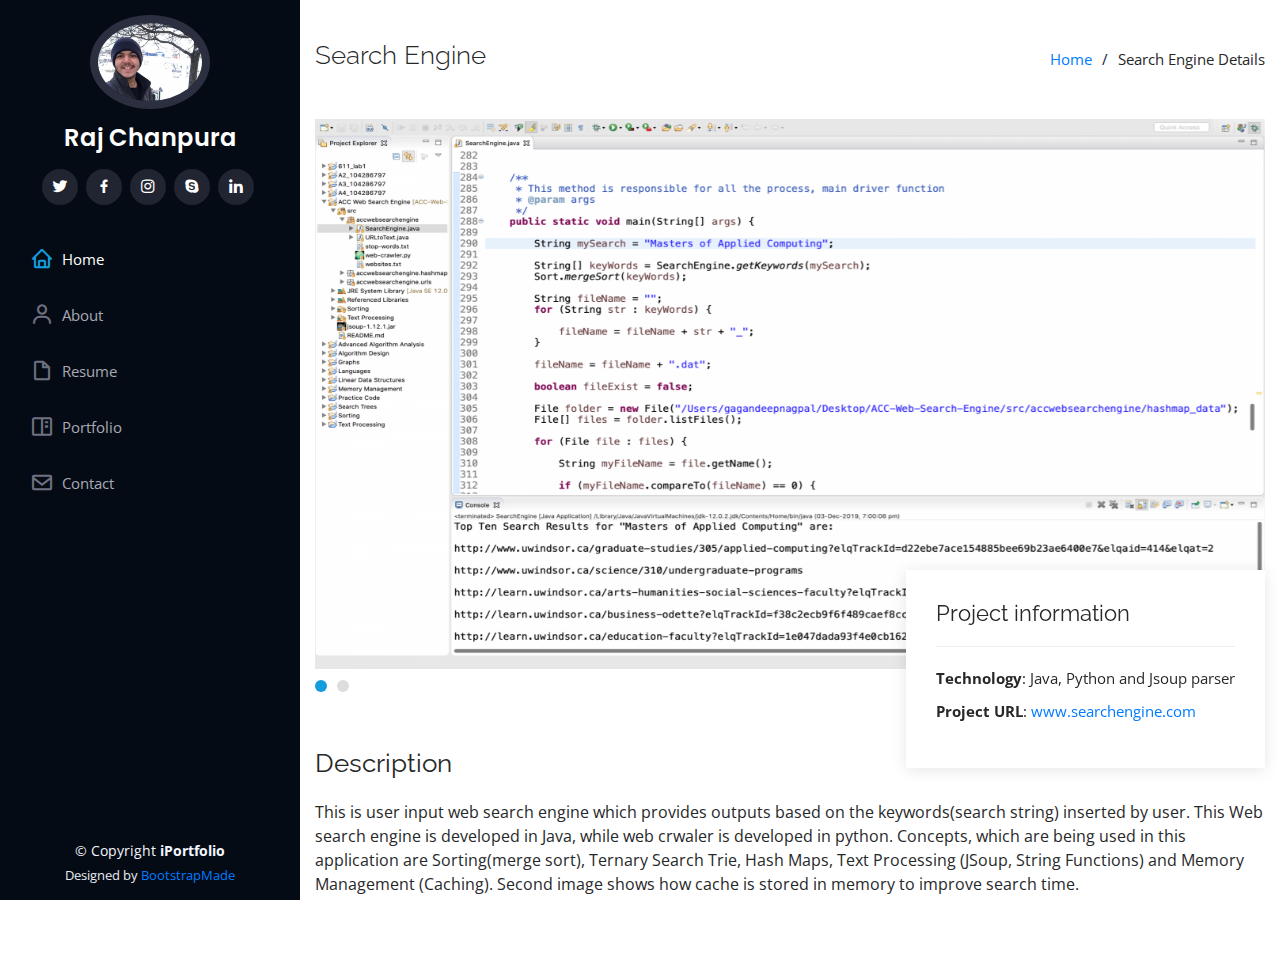
<file: search-engine.html>
<!DOCTYPE html>
<html lang="en">

<head>
  <meta charset="utf-8">
  <meta content="width=device-width, initial-scale=1.0" name="viewport">

  <title>Portfolio Details - iPortfolio Bootstrap Template</title>
  <meta content="" name="descriptison">
  <meta content="" name="keywords">

  <!-- Favicons -->
  <link href="assets/img/favicon.png" rel="icon">
  <link href="assets/img/apple-touch-icon.png" rel="apple-touch-icon">

  <!-- Google Fonts -->
  <link href="https://fonts.googleapis.com/css?family=Open+Sans:300,300i,400,400i,600,600i,700,700i|Raleway:300,300i,400,400i,500,500i,600,600i,700,700i|Poppins:300,300i,400,400i,500,500i,600,600i,700,700i" rel="stylesheet">

  <!-- Vendor CSS Files -->
  <link href="assets/vendor/bootstrap/css/bootstrap.min.css" rel="stylesheet">
  <link href="assets/vendor/icofont/icofont.min.css" rel="stylesheet">
  <link href="assets/vendor/boxicons/css/boxicons.min.css" rel="stylesheet">
  <link href="assets/vendor/venobox/venobox.css" rel="stylesheet">
  <link href="assets/vendor/owl.carousel/assets/owl.carousel.min.css" rel="stylesheet">
  <link href="assets/vendor/aos/aos.css" rel="stylesheet">

  <!-- Template Main CSS File -->
  <link href="assets/css/style.css" rel="stylesheet">

  <!-- =======================================================
  * Template Name: iPortfolio - v1.2.1
  * Template URL: https://bootstrapmade.com/iportfolio-bootstrap-portfolio-websites-template/
  * Author: BootstrapMade.com
  * License: https://bootstrapmade.com/license/
  ======================================================== -->
</head>

<body>

  <!-- ======= Mobile nav toggle button ======= -->
  <button type="button" class="mobile-nav-toggle d-xl-none"><i class="icofont-navigation-menu"></i></button>

  <!-- ======= Header ======= -->
  <header id="header">
    <div class="d-flex flex-column">

      <div class="profile">
        <img src="assets/img/dp5.jpg" alt="" class="img-fluid rounded-circle">
        <h1 class="text-light"><a href="index.html">Raj Chanpura</a></h1>
        <div class="social-links mt-3 text-center">
          <a href="#" class="twitter"><i class="bx bxl-twitter"></i></a>
          <a href="#" class="facebook"><i class="bx bxl-facebook"></i></a>
          <a href="#" class="instagram"><i class="bx bxl-instagram"></i></a>
          <a href="#" class="google-plus"><i class="bx bxl-skype"></i></a>
          <a href="#" class="linkedin"><i class="bx bxl-linkedin"></i></a>
        </div>
      </div>

      <nav class="nav-menu">
        <ul>
          <li class="active"><a href="index.html"><i class="bx bx-home"></i> <span>Home</span></a></li>
          <li><a href="index.html#about"><i class="bx bx-user"></i> <span>About</span></a></li>
          <li><a href="index.html#resume"><i class="bx bx-file-blank"></i> <span>Resume</span></a></li>
          <li><a href="index.html#portfolio"><i class="bx bx-book-content"></i> Portfolio</a></li>
          <li><a href="index.html#contact"><i class="bx bx-envelope"></i> Contact</a></li>
		  <li><a href="#services"><i ></i> </a></li>

        </ul>
      </nav><!-- .nav-menu -->
      <button type="button" class="mobile-nav-toggle d-xl-none"><i class="icofont-navigation-menu"></i></button>

    </div>
  </header><!-- End Header -->

  <main id="main">

    <!-- ======= Breadcrumbs ======= -->
    <section id="breadcrumbs" class="breadcrumbs">
      <div class="container">

        <div class="d-flex justify-content-between align-items-center">
          <h2>Search Engine</h2>
          <ol>
            <li><a href="index.html">Home</a></li>
            <li>Search Engine Details</li>
          </ol>
        </div>

      </div>
    </section><!-- End Breadcrumbs -->

    <!-- ======= Portfolio Details Section ======= -->
    <section id="portfolio-details" class="portfolio-details">
      <div class="container">

        <div class="portfolio-details-container">

          <div class="owl-carousel portfolio-details-carousel">
            <img src="assets/img/portfolio/search engine-1.png" class="img-fluid" alt="">
            <img src="assets/img/portfolio/search engine-2.png" class="img-fluid" alt="">
          </div>

          <div class="portfolio-info">
            <h3>Project information</h3>
            <ul>
              <li><strong>Technology</strong>: Java, Python and Jsoup parser</li>
              <!--<li><strong>Client</strong>: ASU Company</li>-->
              <!--<li><strong>Project date</strong>: 01 March, 2020</li>-->
              <li><strong>Project URL</strong>: <a href="https://github.com/chanpuraraj/ACC-Web-Search-Engine">www.searchengine.com</a></li>
            </ul>
          </div>

        </div>

        <div class="portfolio-description">
          <h2>Description</h2>
          <p>
		    This is user input web search engine which provides outputs based on the keywords(search string) inserted by user. This Web search engine is developed in Java, while web
			crwaler is developed in python. Concepts, which are being used in this application are Sorting(merge sort), Ternary Search Trie, Hash Maps, Text Processing (JSoup, 
			String Functions) and Memory Management (Caching). Second image shows how cache is stored in memory to improve search time. 
		  </p>
        </div>

      </div>
    </section><!-- End Portfolio Details Section -->

  </main><!-- End #main -->

  <!-- ======= Footer ======= -->
  <footer id="footer">
    <div class="container">
      <div class="copyright">
        &copy; Copyright <strong><span>iPortfolio</span></strong>
      </div>
      <div class="credits">
        <!-- All the links in the footer should remain intact. -->
        <!-- You can delete the links only if you purchased the pro version. -->
        <!-- Licensing information: https://bootstrapmade.com/license/ -->
        <!-- Purchase the pro version with working PHP/AJAX contact form: https://bootstrapmade.com/iportfolio-bootstrap-portfolio-websites-template/ -->
        Designed by <a href="https://bootstrapmade.com/">BootstrapMade</a>
      </div>
    </div>
  </footer><!-- End  Footer -->

  <a href="#" class="back-to-top"><i class="icofont-simple-up"></i></a>

  <!-- Vendor JS Files -->
  <script src="assets/vendor/jquery/jquery.min.js"></script>
  <script src="assets/vendor/bootstrap/js/bootstrap.bundle.min.js"></script>
  <script src="assets/vendor/jquery.easing/jquery.easing.min.js"></script>
  <script src="assets/vendor/php-email-form/validate.js"></script>
  <script src="assets/vendor/waypoints/jquery.waypoints.min.js"></script>
  <script src="assets/vendor/counterup/counterup.min.js"></script>
  <script src="assets/vendor/isotope-layout/isotope.pkgd.min.js"></script>
  <script src="assets/vendor/venobox/venobox.min.js"></script>
  <script src="assets/vendor/owl.carousel/owl.carousel.min.js"></script>
  <script src="assets/vendor/typed.js/typed.min.js"></script>
  <script src="assets/vendor/aos/aos.js"></script>

  <!-- Template Main JS File -->
  <script src="assets/js/main.js"></script>

</body>

</html>
</file>
<file: assets/vendor/venobox/venobox.css>
/* ------ venobox.css --------*/
.vbox-overlay *, .vbox-overlay *:before, .vbox-overlay *:after{
    -webkit-backface-visibility: hidden;
    -webkit-box-sizing:border-box;
    -moz-box-sizing:border-box;
    box-sizing:border-box;
}
.vbox-overlay * { 
    -webkit-backface-visibility: visible;
    backface-visibility: visible;
}
.vbox-overlay{
    display: -webkit-flex;
    display: flex;
    -webkit-flex-direction: column;
    flex-direction: column;
    -webkit-justify-content: center;
    justify-content: center;
    -webkit-align-items: center;
    align-items: center;
    position: fixed;
    left: 0;
    top: 0;
    bottom: 0;
    right: 0;
    z-index: 1040;
    -webkit-transform:translateZ(1000px);
    transform: translateZ(1000px);
    transform-style: preserve-3d;
}

/* ----- navigation ----- */
.vbox-title{
    width: 100%;
    height: 40px;
    float: left;
    text-align: center;
    line-height: 28px;
    font-size: 12px;
    padding: 6px 40px;
    overflow: hidden;
    position: fixed;
    display: none;
    left: 0;
    z-index: 1050;
}
.vbox-close{
    cursor: pointer;
    position: fixed;
    top: -1px;
    right: 0;
    width: 50px;
    height: 40px;
    padding: 6px;
    display: block;
    background-position:10px center;
    overflow: hidden;
    font-size: 24px;
    line-height: 1;
    text-align: center;
    z-index: 1050;
}
.vbox-num{
    cursor: pointer;
    position: fixed;
    left: 0;
    height: 40px;
    display: block;
    overflow: hidden;
    line-height: 28px;
    font-size: 12px;
    padding: 6px 10px;
    display: none;
    z-index: 1050;
}
/* ----- navigation ARROWS ----- */
.vbox-next, .vbox-prev{
    position: fixed;
    top: 50%;
    margin-top: -15px;
    overflow: hidden;
    cursor: pointer;
    display: block;
    width: 45px;
    height: 45px;
    z-index: 1050;
}
.vbox-next span, .vbox-prev span{
    position: relative;
    width: 20px;
    height: 20px;
    border: 2px solid transparent;
    border-top-color: #B6B6B6;
    border-right-color: #B6B6B6;
    text-indent: -100px;
    position: absolute;
    top: 8px;
    display: block;
}
.vbox-prev{
    left: 15px;
}
.vbox-next{
    right: 15px;
}
.vbox-prev span{
    left: 10px;
    -ms-transform: rotate(-135deg);
    -webkit-transform: rotate(-135deg);
    transform: rotate(-135deg);
}
.vbox-next span{
    -ms-transform: rotate(45deg);
    -webkit-transform: rotate(45deg);
    transform: rotate(45deg);
    right: 10px;
}
/* ------- inline window ------ */
.vbox-inline{
    width: 420px;
    height: 315px;
    height: 70vh;
    padding: 10px;
    background: #fff;
    margin: 0 auto;
    overflow: auto;
    text-align: left;
}
/* ------- Video & iFrames window ------ */
.venoframe{
    max-width: 100%;
    width: 100%;
    border: none;
    width: 100%;
    height: 260px;
    height: 70vh;
}
.venoframe.vbvid{
    height: 260px;
}
@media (min-width: 768px) {
    .venoframe, .vbox-inline{
        width: 90%;
        height: 360px;
        height: 70vh;
    }
    .venoframe.vbvid{
        width: 640px;
        height: 360px;
    }
}
@media (min-width: 992px) {
    .venoframe, .vbox-inline{
        max-width: 1200px;
        width: 80%;
        height: 540px;
        height: 70vh;
    }
    .venoframe.vbvid{
        width: 960px;
        height: 540px;
    }
}
/* 
Please do NOT edit this part! 
or at least read this note: http://i.imgur.com/7C0ws9e.gif
*/
.vbox-open{
    overflow: hidden;
}
.vbox-container{
    position: absolute;
    left: 0;
    right: 0;
    top: 0;
    bottom: 0;
    overflow-x: hidden;
    overflow-y: scroll;
    overflow-scrolling: touch;
    -webkit-overflow-scrolling: touch;
    z-index: 20;
    max-height: 100%;

}

.vbox-content{
    text-align: center;
    float: left;
    width: 100%;
    position: relative;
    overflow: hidden;
    padding: 20px 4%;
}
.vbox-container img{
    max-width: 100%;
    height: auto;
}
.vbox-figlio{
    box-shadow: 0 0 12px rgba(0,0,0,0.19), 0 6px 6px rgba(0,0,0,0.23);
    max-width: 100%;
    text-align: initial;
}
img.vbox-figlio{
    -webkit-user-select: none;
-khtml-user-select: none;
-moz-user-select: none;
-o-user-select: none;
user-select: none;
}
.vbox-content.swipe-left{
    margin-left: -200px !important;
}
.vbox-content.swipe-right{
    margin-left: 200px !important;
}
.vbox-animated{
    webkit-transition: margin 300ms ease-out;
    transition: margin 300ms ease-out;
}

/* ---------- preloader ----------
 * SPINKIT 
 * http://tobiasahlin.com/spinkit/
-------------------------------- */
.sk-double-bounce,.sk-rotating-plane{width:40px;height:40px;margin:40px auto}.sk-rotating-plane{background-color:#333;-webkit-animation:sk-rotatePlane 1.2s infinite ease-in-out;animation:sk-rotatePlane 1.2s infinite ease-in-out}@-webkit-keyframes sk-rotatePlane{0%{-webkit-transform:perspective(120px) rotateX(0) rotateY(0);transform:perspective(120px) rotateX(0) rotateY(0)}50%{-webkit-transform:perspective(120px) rotateX(-180.1deg) rotateY(0);transform:perspective(120px) rotateX(-180.1deg) rotateY(0)}100%{-webkit-transform:perspective(120px) rotateX(-180deg) rotateY(-179.9deg);transform:perspective(120px) rotateX(-180deg) rotateY(-179.9deg)}}@keyframes sk-rotatePlane{0%{-webkit-transform:perspective(120px) rotateX(0) rotateY(0);transform:perspective(120px) rotateX(0) rotateY(0)}50%{-webkit-transform:perspective(120px) rotateX(-180.1deg) rotateY(0);transform:perspective(120px) rotateX(-180.1deg) rotateY(0)}100%{-webkit-transform:perspective(120px) rotateX(-180deg) rotateY(-179.9deg);transform:perspective(120px) rotateX(-180deg) rotateY(-179.9deg)}}.sk-double-bounce{position:relative}.sk-double-bounce .sk-child{width:100%;height:100%;border-radius:50%;background-color:#333;opacity:.6;position:absolute;top:0;left:0;-webkit-animation:sk-doubleBounce 2s infinite ease-in-out;animation:sk-doubleBounce 2s infinite ease-in-out}.sk-chasing-dots .sk-child,.sk-spinner-pulse,.sk-three-bounce .sk-child{background-color:#333;border-radius:100%}.sk-double-bounce .sk-double-bounce2{-webkit-animation-delay:-1s;animation-delay:-1s}@-webkit-keyframes sk-doubleBounce{0%,100%{-webkit-transform:scale(0);transform:scale(0)}50%{-webkit-transform:scale(1);transform:scale(1)}}@keyframes sk-doubleBounce{0%,100%{-webkit-transform:scale(0);transform:scale(0)}50%{-webkit-transform:scale(1);transform:scale(1)}}.sk-wave{margin:40px auto;width:50px;height:40px;text-align:center;font-size:10px}.sk-wave .sk-rect{background-color:#333;height:100%;width:6px;display:inline-block;-webkit-animation:sk-waveStretchDelay 1.2s infinite ease-in-out;animation:sk-waveStretchDelay 1.2s infinite ease-in-out}.sk-wave .sk-rect1{-webkit-animation-delay:-1.2s;animation-delay:-1.2s}.sk-wave .sk-rect2{-webkit-animation-delay:-1.1s;animation-delay:-1.1s}.sk-wave .sk-rect3{-webkit-animation-delay:-1s;animation-delay:-1s}.sk-wave .sk-rect4{-webkit-animation-delay:-.9s;animation-delay:-.9s}.sk-wave .sk-rect5{-webkit-animation-delay:-.8s;animation-delay:-.8s}@-webkit-keyframes sk-waveStretchDelay{0%,100%,40%{-webkit-transform:scaleY(.4);transform:scaleY(.4)}20%{-webkit-transform:scaleY(1);transform:scaleY(1)}}@keyframes sk-waveStretchDelay{0%,100%,40%{-webkit-transform:scaleY(.4);transform:scaleY(.4)}20%{-webkit-transform:scaleY(1);transform:scaleY(1)}}.sk-wandering-cubes{margin:40px auto;width:40px;height:40px;position:relative}.sk-wandering-cubes .sk-cube{background-color:#333;width:10px;height:10px;position:absolute;top:0;left:0;-webkit-animation:sk-wanderingCube 1.8s ease-in-out -1.8s infinite both;animation:sk-wanderingCube 1.8s ease-in-out -1.8s infinite both}.sk-chasing-dots,.sk-spinner-pulse{width:40px;height:40px;margin:40px auto}.sk-wandering-cubes .sk-cube2{-webkit-animation-delay:-.9s;animation-delay:-.9s}@-webkit-keyframes sk-wanderingCube{0%{-webkit-transform:rotate(0);transform:rotate(0)}25%{-webkit-transform:translateX(30px) rotate(-90deg) scale(.5);transform:translateX(30px) rotate(-90deg) scale(.5)}50%{-webkit-transform:translateX(30px) translateY(30px) rotate(-179deg);transform:translateX(30px) translateY(30px) rotate(-179deg)}50.1%{-webkit-transform:translateX(30px) translateY(30px) rotate(-180deg);transform:translateX(30px) translateY(30px) rotate(-180deg)}75%{-webkit-transform:translateX(0) translateY(30px) rotate(-270deg) scale(.5);transform:translateX(0) translateY(30px) rotate(-270deg) scale(.5)}100%{-webkit-transform:rotate(-360deg);transform:rotate(-360deg)}}@keyframes sk-wanderingCube{0%{-webkit-transform:rotate(0);transform:rotate(0)}25%{-webkit-transform:translateX(30px) rotate(-90deg) scale(.5);transform:translateX(30px) rotate(-90deg) scale(.5)}50%{-webkit-transform:translateX(30px) translateY(30px) rotate(-179deg);transform:translateX(30px) translateY(30px) rotate(-179deg)}50.1%{-webkit-transform:translateX(30px) translateY(30px) rotate(-180deg);transform:translateX(30px) translateY(30px) rotate(-180deg)}75%{-webkit-transform:translateX(0) translateY(30px) rotate(-270deg) scale(.5);transform:translateX(0) translateY(30px) rotate(-270deg) scale(.5)}100%{-webkit-transform:rotate(-360deg);transform:rotate(-360deg)}}.sk-spinner-pulse{-webkit-animation:sk-pulseScaleOut 1s infinite ease-in-out;animation:sk-pulseScaleOut 1s infinite ease-in-out}@-webkit-keyframes sk-pulseScaleOut{0%{-webkit-transform:scale(0);transform:scale(0)}100%{-webkit-transform:scale(1);transform:scale(1);opacity:0}}@keyframes sk-pulseScaleOut{0%{-webkit-transform:scale(0);transform:scale(0)}100%{-webkit-transform:scale(1);transform:scale(1);opacity:0}}.sk-chasing-dots{position:relative;text-align:center;-webkit-animation:sk-chasingDotsRotate 2s infinite linear;animation:sk-chasingDotsRotate 2s infinite linear}.sk-chasing-dots .sk-child{width:60%;height:60%;display:inline-block;position:absolute;top:0;-webkit-animation:sk-chasingDotsBounce 2s infinite ease-in-out;animation:sk-chasingDotsBounce 2s infinite ease-in-out}.sk-chasing-dots .sk-dot2{top:auto;bottom:0;-webkit-animation-delay:-1s;animation-delay:-1s}@-webkit-keyframes sk-chasingDotsRotate{100%{-webkit-transform:rotate(360deg);transform:rotate(360deg)}}@keyframes sk-chasingDotsRotate{100%{-webkit-transform:rotate(360deg);transform:rotate(360deg)}}@-webkit-keyframes sk-chasingDotsBounce{0%,100%{-webkit-transform:scale(0);transform:scale(0)}50%{-webkit-transform:scale(1);transform:scale(1)}}@keyframes sk-chasingDotsBounce{0%,100%{-webkit-transform:scale(0);transform:scale(0)}50%{-webkit-transform:scale(1);transform:scale(1)}}.sk-three-bounce{margin:40px auto;width:80px;text-align:center}.sk-three-bounce .sk-child{width:20px;height:20px;display:inline-block;-webkit-animation:sk-three-bounce 1.4s ease-in-out 0s infinite both;animation:sk-three-bounce 1.4s ease-in-out 0s infinite both}.sk-circle .sk-child:before,.sk-fading-circle .sk-circle:before{display:block;border-radius:100%;content:'';background-color:#333}.sk-three-bounce .sk-bounce1{-webkit-animation-delay:-.32s;animation-delay:-.32s}.sk-three-bounce .sk-bounce2{-webkit-animation-delay:-.16s;animation-delay:-.16s}@-webkit-keyframes sk-three-bounce{0%,100%,80%{-webkit-transform:scale(0);transform:scale(0)}40%{-webkit-transform:scale(1);transform:scale(1)}}@keyframes sk-three-bounce{0%,100%,80%{-webkit-transform:scale(0);transform:scale(0)}40%{-webkit-transform:scale(1);transform:scale(1)}}.sk-circle{margin:40px auto;width:40px;height:40px;position:relative}.sk-circle .sk-child{width:100%;height:100%;position:absolute;left:0;top:0}.sk-circle .sk-child:before{margin:0 auto;width:15%;height:15%;-webkit-animation:sk-circleBounceDelay 1.2s infinite ease-in-out both;animation:sk-circleBounceDelay 1.2s infinite ease-in-out both}.sk-circle .sk-circle2{-webkit-transform:rotate(30deg);-ms-transform:rotate(30deg);transform:rotate(30deg)}.sk-circle .sk-circle3{-webkit-transform:rotate(60deg);-ms-transform:rotate(60deg);transform:rotate(60deg)}.sk-circle .sk-circle4{-webkit-transform:rotate(90deg);-ms-transform:rotate(90deg);transform:rotate(90deg)}.sk-circle .sk-circle5{-webkit-transform:rotate(120deg);-ms-transform:rotate(120deg);transform:rotate(120deg)}.sk-circle .sk-circle6{-webkit-transform:rotate(150deg);-ms-transform:rotate(150deg);transform:rotate(150deg)}.sk-circle .sk-circle7{-webkit-transform:rotate(180deg);-ms-transform:rotate(180deg);transform:rotate(180deg)}.sk-circle .sk-circle8{-webkit-transform:rotate(210deg);-ms-transform:rotate(210deg);transform:rotate(210deg)}.sk-circle .sk-circle9{-webkit-transform:rotate(240deg);-ms-transform:rotate(240deg);transform:rotate(240deg)}.sk-circle .sk-circle10{-webkit-transform:rotate(270deg);-ms-transform:rotate(270deg);transform:rotate(270deg)}.sk-circle .sk-circle11{-webkit-transform:rotate(300deg);-ms-transform:rotate(300deg);transform:rotate(300deg)}.sk-circle .sk-circle12{-webkit-transform:rotate(330deg);-ms-transform:rotate(330deg);transform:rotate(330deg)}.sk-circle .sk-circle2:before{-webkit-animation-delay:-1.1s;animation-delay:-1.1s}.sk-circle .sk-circle3:before{-webkit-animation-delay:-1s;animation-delay:-1s}.sk-circle .sk-circle4:before{-webkit-animation-delay:-.9s;animation-delay:-.9s}.sk-circle .sk-circle5:before{-webkit-animation-delay:-.8s;animation-delay:-.8s}.sk-circle .sk-circle6:before{-webkit-animation-delay:-.7s;animation-delay:-.7s}.sk-circle .sk-circle7:before{-webkit-animation-delay:-.6s;animation-delay:-.6s}.sk-circle .sk-circle8:before{-webkit-animation-delay:-.5s;animation-delay:-.5s}.sk-circle .sk-circle9:before{-webkit-animation-delay:-.4s;animation-delay:-.4s}.sk-circle .sk-circle10:before{-webkit-animation-delay:-.3s;animation-delay:-.3s}.sk-circle .sk-circle11:before{-webkit-animation-delay:-.2s;animation-delay:-.2s}.sk-circle .sk-circle12:before{-webkit-animation-delay:-.1s;animation-delay:-.1s}@-webkit-keyframes sk-circleBounceDelay{0%,100%,80%{-webkit-transform:scale(0);transform:scale(0)}40%{-webkit-transform:scale(1);transform:scale(1)}}@keyframes sk-circleBounceDelay{0%,100%,80%{-webkit-transform:scale(0);transform:scale(0)}40%{-webkit-transform:scale(1);transform:scale(1)}}.sk-cube-grid{width:40px;height:40px;margin:40px auto}.sk-cube-grid .sk-cube{width:33.33%;height:33.33%;background-color:#333;float:left;-webkit-animation:sk-cubeGridScaleDelay 1.3s infinite ease-in-out;animation:sk-cubeGridScaleDelay 1.3s infinite ease-in-out}.sk-cube-grid .sk-cube1{-webkit-animation-delay:.2s;animation-delay:.2s}.sk-cube-grid .sk-cube2{-webkit-animation-delay:.3s;animation-delay:.3s}.sk-cube-grid .sk-cube3{-webkit-animation-delay:.4s;animation-delay:.4s}.sk-cube-grid .sk-cube4{-webkit-animation-delay:.1s;animation-delay:.1s}.sk-cube-grid .sk-cube5{-webkit-animation-delay:.2s;animation-delay:.2s}.sk-cube-grid .sk-cube6{-webkit-animation-delay:.3s;animation-delay:.3s}.sk-cube-grid .sk-cube7{-webkit-animation-delay:0ms;animation-delay:0ms}.sk-cube-grid .sk-cube8{-webkit-animation-delay:.1s;animation-delay:.1s}.sk-cube-grid .sk-cube9{-webkit-animation-delay:.2s;animation-delay:.2s}@-webkit-keyframes sk-cubeGridScaleDelay{0%,100%,70%{-webkit-transform:scale3D(1,1,1);transform:scale3D(1,1,1)}35%{-webkit-transform:scale3D(0,0,1);transform:scale3D(0,0,1)}}@keyframes sk-cubeGridScaleDelay{0%,100%,70%{-webkit-transform:scale3D(1,1,1);transform:scale3D(1,1,1)}35%{-webkit-transform:scale3D(0,0,1);transform:scale3D(0,0,1)}}.sk-fading-circle{margin:40px auto;width:40px;height:40px;position:relative}.sk-fading-circle .sk-circle{width:100%;height:100%;position:absolute;left:0;top:0}.sk-fading-circle .sk-circle:before{margin:0 auto;width:15%;height:15%;-webkit-animation:sk-circleFadeDelay 1.2s infinite ease-in-out both;animation:sk-circleFadeDelay 1.2s infinite ease-in-out both}.sk-fading-circle .sk-circle2{-webkit-transform:rotate(30deg);-ms-transform:rotate(30deg);transform:rotate(30deg)}.sk-fading-circle .sk-circle3{-webkit-transform:rotate(60deg);-ms-transform:rotate(60deg);transform:rotate(60deg)}.sk-fading-circle .sk-circle4{-webkit-transform:rotate(90deg);-ms-transform:rotate(90deg);transform:rotate(90deg)}.sk-fading-circle .sk-circle5{-webkit-transform:rotate(120deg);-ms-transform:rotate(120deg);transform:rotate(120deg)}.sk-fading-circle .sk-circle6{-webkit-transform:rotate(150deg);-ms-transform:rotate(150deg);transform:rotate(150deg)}.sk-fading-circle .sk-circle7{-webkit-transform:rotate(180deg);-ms-transform:rotate(180deg);transform:rotate(180deg)}.sk-fading-circle .sk-circle8{-webkit-transform:rotate(210deg);-ms-transform:rotate(210deg);transform:rotate(210deg)}.sk-fading-circle .sk-circle9{-webkit-transform:rotate(240deg);-ms-transform:rotate(240deg);transform:rotate(240deg)}.sk-fading-circle .sk-circle10{-webkit-transform:rotate(270deg);-ms-transform:rotate(270deg);transform:rotate(270deg)}.sk-fading-circle .sk-circle11{-webkit-transform:rotate(300deg);-ms-transform:rotate(300deg);transform:rotate(300deg)}.sk-fading-circle .sk-circle12{-webkit-transform:rotate(330deg);-ms-transform:rotate(330deg);transform:rotate(330deg)}.sk-fading-circle .sk-circle2:before{-webkit-animation-delay:-1.1s;animation-delay:-1.1s}.sk-fading-circle .sk-circle3:before{-webkit-animation-delay:-1s;animation-delay:-1s}.sk-fading-circle .sk-circle4:before{-webkit-animation-delay:-.9s;animation-delay:-.9s}.sk-fading-circle .sk-circle5:before{-webkit-animation-delay:-.8s;animation-delay:-.8s}.sk-fading-circle .sk-circle6:before{-webkit-animation-delay:-.7s;animation-delay:-.7s}.sk-fading-circle .sk-circle7:before{-webkit-animation-delay:-.6s;animation-delay:-.6s}.sk-fading-circle .sk-circle8:before{-webkit-animation-delay:-.5s;animation-delay:-.5s}.sk-fading-circle .sk-circle9:before{-webkit-animation-delay:-.4s;animation-delay:-.4s}.sk-fading-circle .sk-circle10:before{-webkit-animation-delay:-.3s;animation-delay:-.3s}.sk-fading-circle .sk-circle11:before{-webkit-animation-delay:-.2s;animation-delay:-.2s}.sk-fading-circle .sk-circle12:before{-webkit-animation-delay:-.1s;animation-delay:-.1s}@-webkit-keyframes sk-circleFadeDelay{0%,100%,39%{opacity:0}40%{opacity:1}}@keyframes sk-circleFadeDelay{0%,100%,39%{opacity:0}40%{opacity:1}}.sk-folding-cube{margin:40px auto;width:40px;height:40px;position:relative;-webkit-transform:rotateZ(45deg);transform:rotateZ(45deg)}.sk-folding-cube .sk-cube{float:left;width:50%;height:50%;position:relative;-webkit-transform:scale(1.1);-ms-transform:scale(1.1);transform:scale(1.1)}.sk-folding-cube .sk-cube:before{content:'';position:absolute;top:0;left:0;width:100%;height:100%;background-color:#333;-webkit-animation:sk-foldCubeAngle 2.4s infinite linear both;animation:sk-foldCubeAngle 2.4s infinite linear both;-webkit-transform-origin:100% 100%;-ms-transform-origin:100% 100%;transform-origin:100% 100%}.sk-folding-cube .sk-cube2{-webkit-transform:scale(1.1) rotateZ(90deg);transform:scale(1.1) rotateZ(90deg)}.sk-folding-cube .sk-cube3{-webkit-transform:scale(1.1) rotateZ(180deg);transform:scale(1.1) rotateZ(180deg)}.sk-folding-cube .sk-cube4{-webkit-transform:scale(1.1) rotateZ(270deg);transform:scale(1.1) rotateZ(270deg)}.sk-folding-cube .sk-cube2:before{-webkit-animation-delay:.3s;animation-delay:.3s}.sk-folding-cube .sk-cube3:before{-webkit-animation-delay:.6s;animation-delay:.6s}.sk-folding-cube .sk-cube4:before{-webkit-animation-delay:.9s;animation-delay:.9s}@-webkit-keyframes sk-foldCubeAngle{0%,10%{-webkit-transform:perspective(140px) rotateX(-180deg);transform:perspective(140px) rotateX(-180deg);opacity:0}25%,75%{-webkit-transform:perspective(140px) rotateX(0);transform:perspective(140px) rotateX(0);opacity:1}100%,90%{-webkit-transform:perspective(140px) rotateY(180deg);transform:perspective(140px) rotateY(180deg);opacity:0}}@keyframes sk-foldCubeAngle{0%,10%{-webkit-transform:perspective(140px) rotateX(-180deg);transform:perspective(140px) rotateX(-180deg);opacity:0}25%,75%{-webkit-transform:perspective(140px) rotateX(0);transform:perspective(140px) rotateX(0);opacity:1}100%,90%{-webkit-transform:perspective(140px) rotateY(180deg);transform:perspective(140px) rotateY(180deg);opacity:0}}
</file>
<file: assets/css/style.css>
/**
* Template Name: iPortfolio - v1.2.1
* Template URL: https://bootstrapmade.com/iportfolio-bootstrap-portfolio-websites-template/
* Author: BootstrapMade.com
* License: https://bootstrapmade.com/license/
*/

/*--------------------------------------------------------------
# General
--------------------------------------------------------------*/
body {
  font-family: "Open Sans", sans-serif;
  color: #272829;
}

a {git
  color: #149ddd;
}

a:hover {
  color: #37b3ed;
  text-decoration: none;
}

h1, h2, h3, h4, h5, h6 {
  font-family: "Raleway", sans-serif;
}

/*--------------------------------------------------------------
# Back to top button
--------------------------------------------------------------*/
.back-to-top {
  position: fixed;
  display: none;
  width: 40px;
  height: 40px;
  border-radius: 50px;
  right: 15px;
  bottom: 15px;
  background: #149ddd;
  color: #fff;
  transition: display 0.5s ease-in-out;
  z-index: 99999;
}

.back-to-top i {
  font-size: 24px;
  position: absolute;
  top: 7px;
  left: 8px;
}

.back-to-top:hover {
  color: #fff;
  background: #2eafec;
  transition: background 0.2s ease-in-out;
}

/*--------------------------------------------------------------
# Header
--------------------------------------------------------------*/
#header {
  position: fixed;
  top: 0;
  left: 0;
  bottom: 0;
  width: 300px;
  transition: all ease-in-out 0.5s;
  z-index: 9997;
  transition: all 0.5s;
  padding: 0 15px;
  background: #040b14;
  overflow-y: auto;
}

#header .profile img {
  margin: 15px auto;
  display: block;
  width: 120px;
  border: 8px solid #2c2f3f;
}

#header .profile h1 {
  font-size: 24px;
  margin: 0;
  padding: 0;
  font-weight: 600;
  -moz-text-align-last: center;
  text-align-last: center;
  font-family: "Poppins", sans-serif;
}

#header .profile h1 a, #header .profile h1 a:hover {
  color: #fff;
  text-decoration: none;
}

#header .profile .social-links a {
  font-size: 18px;
  display: inline-block;
  background: #212431;
  color: #fff;
  line-height: 1;
  padding: 8px 0;
  margin-right: 4px;
  border-radius: 50%;
  text-align: center;
  width: 36px;
  height: 36px;
  transition: 0.3s;
}

#header .profile .social-links a:hover {
  background: #149ddd;
  color: #fff;
  text-decoration: none;
}

#main {
  margin-left: 300px;
}

@media (max-width: 1199px) {
  #header {
    left: -300px;
  }
  #main {
    margin-left: 0;
  }
}

/*--------------------------------------------------------------
# Navigation Menu
--------------------------------------------------------------*/
/* Desktop Navigation */
.nav-menu {
  padding-top: 30px;
}

.nav-menu * {
  margin: 0;
  padding: 0;
  list-style: none;
}

.nav-menu > ul > li {
  position: relative;
  white-space: nowrap;
}

.nav-menu a {
  display: flex;
  align-items: center;
  color: #a8a9b4;
  padding: 12px 15px;
  margin-bottom: 8px;
  transition: 0.3s;
  font-size: 15px;
}

.nav-menu a i {
  font-size: 24px;
  padding-right: 8px;
  color: #6f7180;
}

.nav-menu a:hover, .nav-menu .active > a, .nav-menu li:hover > a {
  text-decoration: none;
  color: #fff;
}

.nav-menu a:hover i, .nav-menu .active > a i, .nav-menu li:hover > a i {
  color: #149ddd;
}

/* Mobile Navigation */
.mobile-nav-toggle {
  position: fixed;
  right: 15px;
  top: 15px;
  z-index: 9998;
  border: 0;
  background: none;
  font-size: 24px;
  transition: all 0.4s;
  outline: none !important;
  line-height: 1;
  cursor: pointer;
  text-align: right;
}

.mobile-nav-toggle i {
  color: #149ddd;
}

.mobile-nav-active {
  overflow: hidden;
}

.mobile-nav-active #header {
  left: 0;
}

.mobile-nav-active .mobile-nav-toggle i {
  color: #fff;
}

/*--------------------------------------------------------------
# Hero Section
--------------------------------------------------------------*/
#hero {
  width: 100%;
  height: 100vh;
  background: url("../img/hero-bg.jpg") top center;
  background-size: cover;
}

#hero:before {
  content: "";
  background: rgba(5, 13, 24, 0.3);
  position: absolute;
  bottom: 0;
  top: 0;
  left: 0;
  right: 0;
  z-index: 1;
}

#hero .hero-container {
  position: relative;
  z-index: 2;
  min-width: 300px;
}

#hero h1 {
  margin: 0 0 10px 0;
  font-size: 64px;
  font-weight: 700;
  line-height: 56px;
  color: #fff;
}

#hero p {
  color: #fff;
  margin-bottom: 50px;
  font-size: 26px;
  font-family: "Poppins", sans-serif;
}

#hero p span {
  color: #fff;
  padding-bottom: 4px;
  letter-spacing: 1px;
  border-bottom: 3px solid #149ddd;
}

@media (min-width: 1024px) {
  #hero {
    background-attachment: fixed;
  }
}

@media (max-width: 768px) {
  #hero h1 {
    font-size: 28px;
    line-height: 36px;
  }
  #hero h2 {
    font-size: 18px;
    line-height: 24px;
    margin-bottom: 30px;
  }
}

/*--------------------------------------------------------------
# Sections General
--------------------------------------------------------------*/
section {
  padding: 60px 0;
  overflow: hidden;
}

.section-bg {
  background: #f5f8fd;
}

.section-title {
  padding-bottom: 30px;
}

.section-title h2 {
  font-size: 32px;
  font-weight: bold;
  margin-bottom: 20px;
  padding-bottom: 20px;
  position: relative;
  color: #173b6c;
}

.section-title h2::after {
  content: '';
  position: absolute;
  display: block;
  width: 50px;
  height: 3px;
  background: #149ddd;
  bottom: 0;
  left: 0;
}

.section-title p {
  margin-bottom: 0;
}

/*--------------------------------------------------------------
# About
--------------------------------------------------------------*/
.about .content h3 {
  font-weight: 700;
  font-size: 26px;
  color: #173b6c;
}

.about .content ul {
  list-style: none;
  padding: 0;
}

.about .content ul li {
  padding-bottom: 10px;
}

.about .content ul i {
  font-size: 20px;
  padding-right: 2px;
  color: #149ddd;
}

.about .content p:last-child {
  margin-bottom: 0;
}

/*--------------------------------------------------------------
# Facts
--------------------------------------------------------------*/
.facts {
  padding-bottom: 30px;
}

.facts .count-box {
  padding: 30px;
  width: 100%;
}

.facts .count-box i {
  display: block;
  font-size: 44px;
  color: #149ddd;
  float: left;
}

.facts .count-box span {
  font-size: 48px;
  line-height: 40px;
  display: block;
  font-weight: 700;
  color: #050d18;
  margin-left: 60px;
}

.facts .count-box p {
  padding: 15px 0 0 0;
  margin: 0 0 0 60px;
  font-family: "Raleway", sans-serif;
  font-size: 14px;
  color: #122f57;
}

.facts .count-box a {
  font-weight: 600;
  display: block;
  margin-top: 20px;
  color: #122f57;
  font-size: 15px;
  font-family: "Poppins", sans-serif;
  transition: ease-in-out 0.3s;
}

.facts .count-box a:hover {
  color: #1f5297;
}

/*--------------------------------------------------------------
# Akills
--------------------------------------------------------------*/
.skills .progress {
  height: 50px;
  display: block;
  background: none;
}

.skills .progress .skill {
  padding: 0;
  margin: 0 0 6px 0;
  text-transform: uppercase;
  display: block;
  font-weight: 600;
  font-family: "Poppins", sans-serif;
  color: #050d18;
}

.skills .progress .skill .val {
  float: right;
  font-style: normal;
}

.skills .progress-bar-wrap {
  background: #dce8f8;
}

.skills .progress-bar {
  width: 1px;
  height: 10px;
  transition: .9s;
  background-color: #149ddd;
}

/*--------------------------------------------------------------
# Resume
--------------------------------------------------------------*/
.resume .resume-title {
  font-size: 26px;
  font-weight: 700;
  margin-top: 20px;
  margin-bottom: 20px;
  color: #050d18;
}

.resume .resume-item {
  padding: 0 0 20px 20px;
  margin-top: -2px;
  border-left: 2px solid #1f5297;
  position: relative;
}

.resume .resume-item h4 {
  line-height: 18px;
  font-size: 18px;
  font-weight: 600;
  text-transform: uppercase;
  font-family: "Poppins", sans-serif;
  color: #050d18;
  margin-bottom: 10px;
}

.resume .resume-item h5 {
  font-size: 16px;
  background: #e4edf9;
  padding: 5px 15px;
  display: inline-block;
  font-weight: 600;
  margin-bottom: 10px;
}

.resume .resume-item ul {
  padding-left: 20px;
}

.resume .resume-item ul li {
  padding-bottom: 10px;
}

.resume .resume-item:last-child {
  padding-bottom: 0;
}

.resume .resume-item::before {
  content: "";
  position: absolute;
  width: 16px;
  height: 16px;
  border-radius: 50px;
  left: -9px;
  top: 0;
  background: #fff;
  border: 2px solid #1f5297;
}

/*--------------------------------------------------------------
# Portfolio
--------------------------------------------------------------*/
.portfolio .portfolio-item {
  margin-bottom: 30px;
}

.portfolio #portfolio-flters {
  padding: 0;
  margin: 0 auto 35px auto;
  list-style: none;
  text-align: center;
  background: #fff;
  border-radius: 50px;
  padding: 2px 15px;
}

.portfolio #portfolio-flters li {
  cursor: pointer;
  display: inline-block;
  padding: 10px 15px 8px 15px;
  font-size: 14px;
  font-weight: 600;
  line-height: 1;
  text-transform: uppercase;
  color: #272829;
  margin-bottom: 5px;
  transition: all 0.3s ease-in-out;
}

.portfolio #portfolio-flters li:hover, .portfolio #portfolio-flters li.filter-active {
  color: #149ddd;
}

.portfolio #portfolio-flters li:last-child {
  margin-right: 0;
}

.portfolio .portfolio-wrap {
  transition: 0.3s;
  position: relative;
  overflow: hidden;
  z-index: 1;
}

.portfolio .portfolio-wrap::before {
  content: "";
  background: rgba(255, 255, 255, 0.5);
  position: absolute;
  left: 0;
  right: 0;
  top: 0;
  bottom: 0;
  transition: all ease-in-out 0.3s;
  z-index: 2;
  opacity: 0;
}

.portfolio .portfolio-wrap .portfolio-links {
  opacity: 1;
  left: 0;
  right: 0;
  bottom: -60px;
  z-index: 3;
  position: absolute;
  transition: all ease-in-out 0.3s;
  display: flex;
  justify-content: center;
}

.portfolio .portfolio-wrap .portfolio-links a {
  color: #fff;
  font-size: 28px;
  text-align: center;
  background: rgba(20, 157, 221, 0.75);
  transition: 0.3s;
  width: 50%;
}

.portfolio .portfolio-wrap .portfolio-links a:hover {
  background: rgba(20, 157, 221, 0.95);
}

.portfolio .portfolio-wrap .portfolio-links a + a {
  border-left: 1px solid #37b3ed;
}

.portfolio .portfolio-wrap:hover::before {
  top: 0;
  left: 0;
  right: 0;
  bottom: 0;
  opacity: 1;
}

.portfolio .portfolio-wrap:hover .portfolio-links {
  opacity: 1;
  bottom: 0;
}

/*--------------------------------------------------------------
# Services
--------------------------------------------------------------*/
.services .icon-box {
  margin-bottom: 20px;
}

.services .icon {
  float: left;
  display: flex;
  align-items: center;
  justify-content: center;
  width: 54px;
  height: 54px;
  background: #149ddd;
  border-radius: 50%;
  transition: 0.5s;
  border: 1px solid #149ddd;
}

.services .icon i {
  color: #fff;
  font-size: 24px;
}

.services .icon-box:hover .icon {
  background: #fff;
}

.services .icon-box:hover .icon i {
  color: #149ddd;
}

.services .title {
  margin-left: 80px;
  font-weight: 700;
  margin-bottom: 15px;
  font-size: 18px;
}

.services .title a {
  color: #343a40;
}

.services .title a:hover {
  color: #149ddd;
}

.services .description {
  margin-left: 80px;
  line-height: 24px;
  font-size: 14px;
}

/*--------------------------------------------------------------
# Testimonials
--------------------------------------------------------------*/
.testimonials .testimonial-item {
  box-sizing: content-box;
  text-align: center;
  min-height: 320px;
}

.testimonials .testimonial-item .testimonial-img {
  width: 90px;
  border-radius: 50%;
  margin: 0 auto;
}

.testimonials .testimonial-item h3 {
  font-size: 18px;
  font-weight: bold;
  margin: 10px 0 5px 0;
  color: #111;
}

.testimonials .testimonial-item h4 {
  font-size: 14px;
  color: #999;
  margin: 0;
}

.testimonials .testimonial-item .quote-icon-left, .testimonials .testimonial-item .quote-icon-right {
  color: #c3e8fa;
  font-size: 26px;
}

.testimonials .testimonial-item .quote-icon-left {
  display: inline-block;
  left: -5px;
  position: relative;
}

.testimonials .testimonial-item .quote-icon-right {
  display: inline-block;
  right: -5px;
  position: relative;
  top: 10px;
}

.testimonials .testimonial-item p {
  font-style: italic;
  margin: 0 15px 15px 15px;
  padding: 20px;
  background: #fff;
  position: relative;
  margin-bottom: 35px;
  border-radius: 6px;
  box-shadow: 0px 2px 15px rgba(0, 0, 0, 0.1);
}

.testimonials .testimonial-item p::after {
  content: "";
  width: 0;
  height: 0;
  border-top: 20px solid #fff;
  border-right: 20px solid transparent;
  border-left: 20px solid transparent;
  position: absolute;
  bottom: -20px;
  left: calc(50% - 20px);
}

.testimonials .owl-nav, .testimonials .owl-dots {
  margin-top: 5px;
  text-align: center;
}

.testimonials .owl-dot {
  display: inline-block;
  margin: 0 5px;
  width: 12px;
  height: 12px;
  border-radius: 50%;
  background-color: #ddd !important;
}

.testimonials .owl-dot.active {
  background-color: #149ddd !important;
}

@media (max-width: 767px) {
  .testimonials {
    margin: 30px 10px;
  }
}

/*--------------------------------------------------------------
# Contact
--------------------------------------------------------------*/
.contact {
  padding-bottom: 130px;
}

.contact .info {
  padding: 30px;
  background: #fff;
  width: 100%;
  box-shadow: 0 0 24px 0 rgba(0, 0, 0, 0.12);
}

.contact .info i {
  font-size: 20px;
  color: #149ddd;
  float: left;
  width: 44px;
  height: 44px;
  background: #dff3fc;
  display: flex;
  justify-content: center;
  align-items: center;
  border-radius: 50px;
  transition: all 0.3s ease-in-out;
}

.contact .info h4 {
  padding: 0 0 0 60px;
  font-size: 22px;
  font-weight: 600;
  margin-bottom: 5px;
  color: #050d18;
}

.contact .info p {
  padding: 0 0 10px 60px;
  margin-bottom: 20px;
  font-size: 14px;
  color: #173b6c;
}

.contact .info .email p {
  padding-top: 5px;
}

.contact .info .social-links {
  padding-left: 60px;
}

.contact .info .social-links a {
  font-size: 18px;
  display: inline-block;
  background: #333;
  color: #fff;
  line-height: 1;
  padding: 8px 0;
  border-radius: 50%;
  text-align: center;
  width: 36px;
  height: 36px;
  transition: 0.3s;
  margin-right: 10px;
}

.contact .info .social-links a:hover {
  background: #149ddd;
  color: #fff;
}

.contact .info .email:hover i, .contact .info .address:hover i, .contact .info .phone:hover i {
  background: #149ddd;
  color: #fff;
}

.contact .php-email-form {
  width: 100%;
  padding: 30px;
  background: #fff;
  box-shadow: 0 0 24px 0 rgba(0, 0, 0, 0.12);
}

.contact .php-email-form .form-group {
  padding-bottom: 8px;
}

.contact .php-email-form .validate {
  display: none;
  color: red;
  margin: 0 0 15px 0;
  font-weight: 400;
  font-size: 13px;
}

.contact .php-email-form .error-message {
  display: none;
  color: #fff;
  background: #ed3c0d;
  text-align: center;
  padding: 15px;
  font-weight: 600;
}

.contact .php-email-form .sent-message {
  display: none;
  color: #fff;
  background: #18d26e;
  text-align: center;
  padding: 15px;
  font-weight: 600;
}

.contact .php-email-form .loading {
  display: none;
  background: #fff;
  text-align: center;
  padding: 15px;
}

.contact .php-email-form .loading:before {
  content: "";
  display: inline-block;
  border-radius: 50%;
  width: 24px;
  height: 24px;
  margin: 0 10px -6px 0;
  border: 3px solid #18d26e;
  border-top-color: #eee;
  -webkit-animation: animate-loading 1s linear infinite;
  animation: animate-loading 1s linear infinite;
}

.contact .php-email-form input, .contact .php-email-form textarea {
  border-radius: 0;
  box-shadow: none;
  font-size: 14px;
}

.contact .php-email-form input {
  height: 44px;
}

.contact .php-email-form textarea {
  padding: 10px 12px;
}

.contact .php-email-form button[type="submit"] {
  background: #149ddd;
  border: 0;
  padding: 10px 24px;
  color: #fff;
  transition: 0.4s;
  border-radius: 4px;
}

.contact .php-email-form button[type="submit"]:hover {
  background: #37b3ed;
}

@-webkit-keyframes animate-loading {
  0% {
    transform: rotate(0deg);
  }
  100% {
    transform: rotate(360deg);
  }
}

@keyframes animate-loading {
  0% {
    transform: rotate(0deg);
  }
  100% {
    transform: rotate(360deg);
  }
}

/*--------------------------------------------------------------
# Breadcrumbs
--------------------------------------------------------------*/
.breadcrumbs {
  padding: 40px 0;
}

.breadcrumbs h2 {
  font-size: 26px;
  font-weight: 300;
}

.breadcrumbs ol {
  display: flex;
  flex-wrap: wrap;
  list-style: none;
  padding: 0;
  margin: 0;
  font-size: 15px;
}

.breadcrumbs ol li + li {
  padding-left: 10px;
}

.breadcrumbs ol li + li::before {
  display: inline-block;
  padding-right: 10px;
  color: #0e2442;
  content: "/";
}

@media (max-width: 768px) {
  .breadcrumbs .d-flex {
    display: block !important;
  }
  .breadcrumbs ol {
    display: block;
  }
  .breadcrumbs ol li {
    display: inline-block;
  }
}

/*--------------------------------------------------------------
# Portfolio Details
--------------------------------------------------------------*/
.portfolio-details {
  padding-top: 0;
}

.portfolio-details .portfolio-details-container {
  position: relative;
}

.portfolio-details .portfolio-details-carousel {
  position: relative;
  z-index: 1;
}

.portfolio-details .portfolio-details-carousel .owl-nav, .portfolio-details .portfolio-details-carousel .owl-dots {
  margin-top: 5px;
  text-align: left;
}

.portfolio-details .portfolio-details-carousel .owl-dot {
  display: inline-block;
  margin: 0 10px 0 0;
  width: 12px;
  height: 12px;
  border-radius: 50%;
  background-color: #ddd !important;
}

.portfolio-details .portfolio-details-carousel .owl-dot.active {
  background-color: #149ddd !important;
}

.portfolio-details .portfolio-info {
  padding: 30px;
  position: absolute;
  right: 0;
  bottom: -70px;
  background: #fff;
  box-shadow: 0px 2px 15px rgba(0, 0, 0, 0.1);
  z-index: 2;
}

.portfolio-details .portfolio-info h3 {
  font-size: 22px;
  font-weight: 400;
  margin-bottom: 20px;
  padding-bottom: 20px;
  border-bottom: 1px solid #eee;
}

.portfolio-details .portfolio-info ul {
  list-style: none;
  padding: 0;
  font-size: 15px;
}

.portfolio-details .portfolio-info ul li + li {
  margin-top: 10px;
}

.portfolio-details .portfolio-description {
  padding-top: 50px;
}

.portfolio-details .portfolio-description h2 {
  width: 50%;
  font-size: 26px;
  font-weight: 400;
  margin-bottom: 20px;
}

.portfolio-details .portfolio-description p {
  padding: 0;
}

@media (max-width: 768px) {
  .portfolio-details .portfolio-description h2 {
    width: 100%;
  }
  .portfolio-details .portfolio-info {
    position: static;
    margin-top: 30px;
  }
}

/*--------------------------------------------------------------
# Footer
--------------------------------------------------------------*/
#footer {
  padding: 15px;
  color: #f4f6fd;
  font-size: 14px;
  position: fixed;
  left: 0;
  bottom: 0;
  width: 300px;
  z-index: 9999;
  background: #040b14;
}

#footer .copyright {
  text-align: center;
}

#footer .credits {
  padding-top: 5px;
  text-align: center;
  font-size: 13px;
  color: #eaebf0;
}

@media (max-width: 1199px) {
  #footer {
    position: static;
    width: auto;
    padding-right: 20px 15px;
  }
}
</file>
